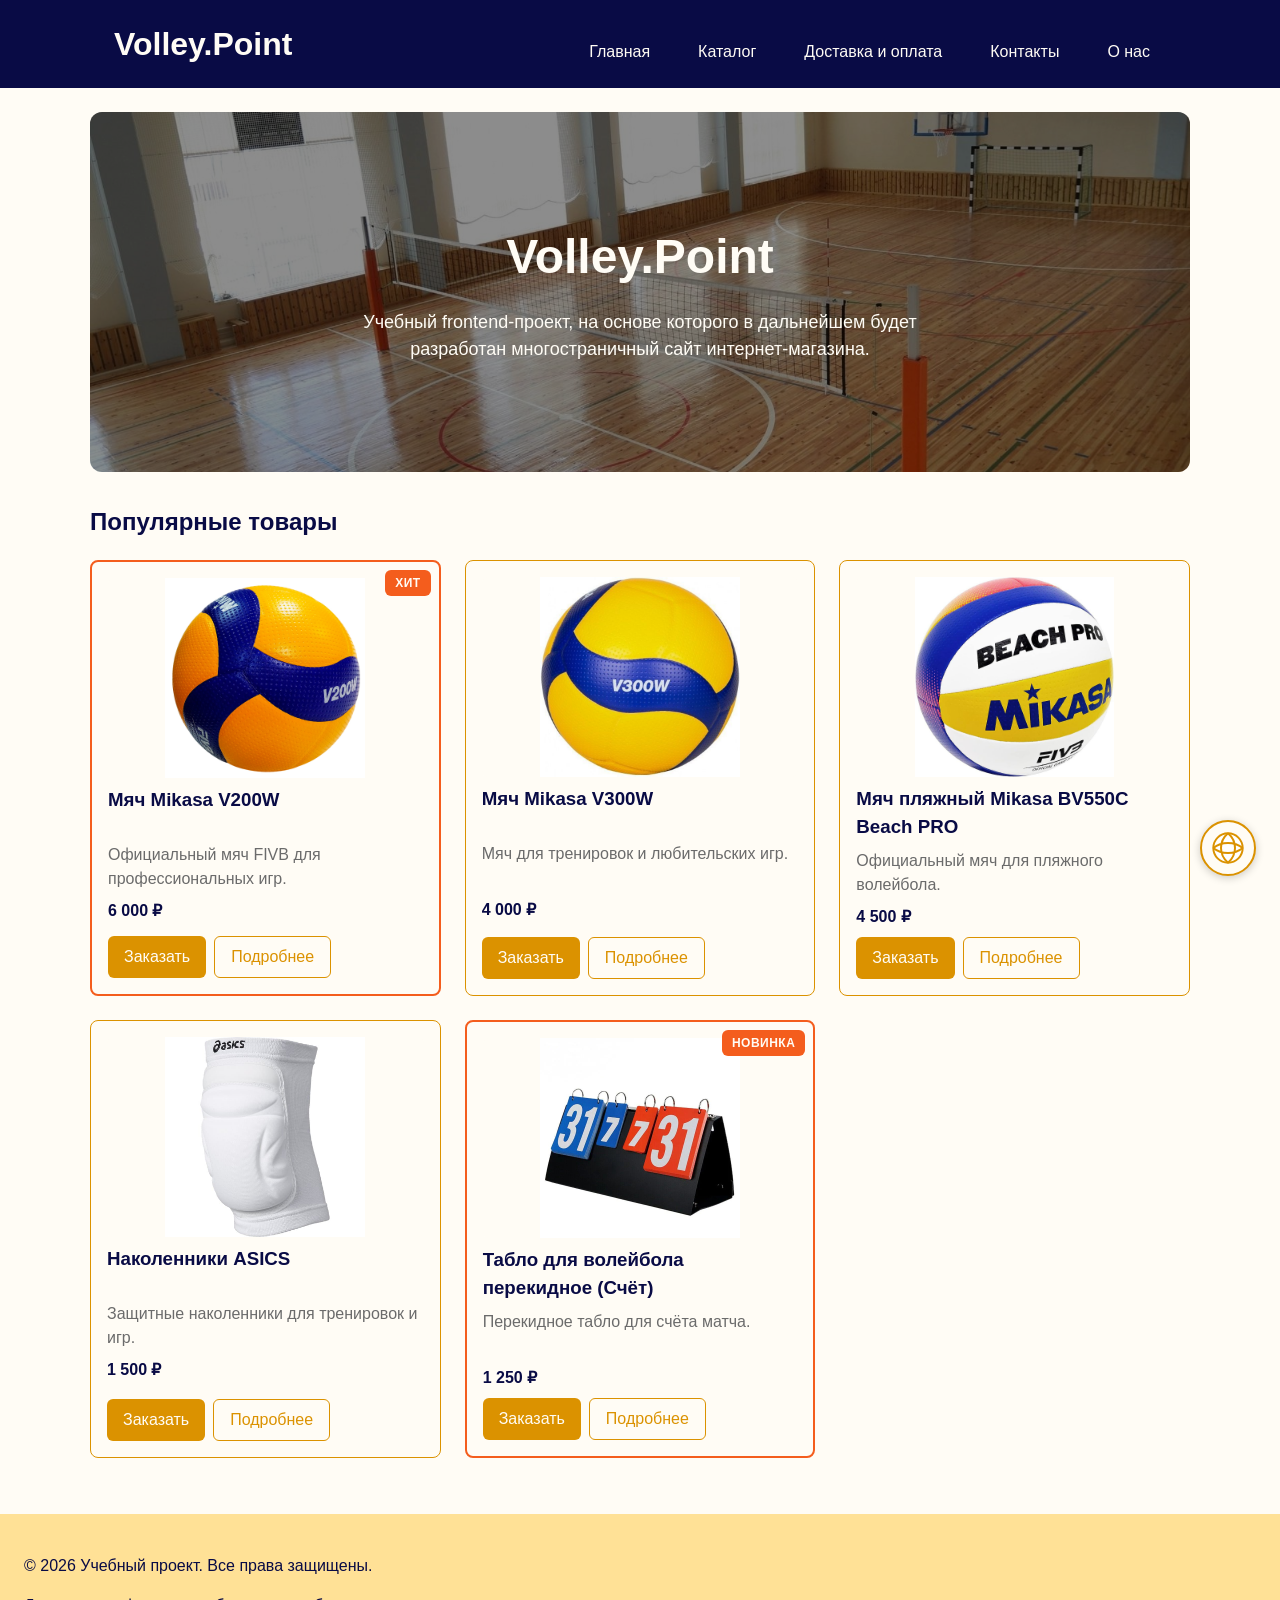
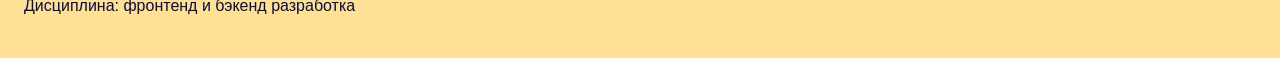
<file: index.html>
<!DOCTYPE html>
<html lang="ru">
<head>
  <meta charset="UTF-8">
  <meta name="viewport" content="width=device-width, initial-scale=1.0">
  <title>Каталог товаров</title>
  <link rel="stylesheet" href="css/style.css">
  <script src="js/main.js" defer></script>
</head>
<body>

  <header class="site-header">
    <div class="site-header__inner">
      <a class="site-header__logo" href="index.html">Volley.Point</a>
      <nav class="site-nav" aria-label="Основная навигация">
        <ul class="site-nav__list">
          <li class="site-nav__item"><a class="site-nav__link" href="index.html">Главная</a></li>
          <li class="site-nav__item"><a class="site-nav__link" href="catalog.html">Каталог</a></li>
          <li class="site-nav__item"><a class="site-nav__link" href="delivery.html">Доставка и оплата</a></li>
          <li class="site-nav__item"><a class="site-nav__link" href="contacts.html">Контакты</a></li>
          <li class="site-nav__item"><a class="site-nav__link" href="about.html">О нас</a></li>
        </ul>
      </nav>
    </div>
  </header>

  <main>

    <section class="hero">
      <div class="hero__overlay">
        <h1 class="hero__title">Volley.Point</h1>
        <p class="hero__subtitle">
          Учебный frontend-проект, на основе которого в дальнейшем
          будет разработан многостраничный сайт интернет-магазина.
        </p>
      </div>
    </section>

    <section class="section" id="popular">
      <h2>Популярные товары</h2>

      <div class="products-grid">

        <article class="product-card product-card--hit">
          <img class="product-card__image" src="images/mach-v200w.jpg" alt="Мяч Mikasa V200W" width="400" height="300">
          <span class="product-card__badge">Хит</span>
          <h3 class="product-card__title">Мяч Mikasa V200W</h3>
          <p class="product-card__description">Официальный мяч FIVB для профессиональных игр.</p>
          <p class="product-card__price">6 000 ₽</p>
          <div class="product-card__actions">
            <button class="button button--primary js-order-button" type="button" data-product="Мяч Mikasa V200W">Заказать</button>
            <a class="button button--secondary product-card__button" href="product-1.html">Подробнее</a>
          </div>
        </article>

        <article class="product-card">
          <img class="product-card__image" src="images/mach-v300w.jpg" alt="Мяч Mikasa V300W" width="400" height="300">
          <h3 class="product-card__title">Мяч Mikasa V300W</h3>
          <p class="product-card__description">Мяч для тренировок и любительских игр.</p>
          <p class="product-card__price">4 000 ₽</p>
          <div class="product-card__actions">
            <button class="button button--primary js-order-button" type="button" data-product="Мяч Mikasa V300W">Заказать</button>
            <a class="button button--secondary product-card__button" href="product-2.html">Подробнее</a>
          </div>
        </article>

        <article class="product-card">
          <img class="product-card__image" src="images/mach-beach.jpg" alt="Мяч пляжный Mikasa BV550C" width="400" height="300">
          <h3 class="product-card__title">Мяч пляжный Mikasa BV550C Beach PRO</h3>
          <p class="product-card__description">Официальный мяч для пляжного волейбола.</p>
          <p class="product-card__price">4 500 ₽</p>
          <div class="product-card__actions">
            <button class="button button--primary js-order-button" type="button" data-product="Мяч пляжный Mikasa BV550C Beach PRO">Заказать</button>
            <a class="button button--secondary product-card__button" href="product-3.html">Подробнее</a>
          </div>
        </article>

        <article class="product-card">
          <img class="product-card__image" src="images/nakolenniki-white.jpg" alt="Наколенники ASICS" width="400" height="300">
          <h3 class="product-card__title">Наколенники ASICS</h3>
          <p class="product-card__description">Защитные наколенники для тренировок и игр.</p>
          <p class="product-card__price">1 500 ₽</p>
          <div class="product-card__actions">
            <button class="button button--primary js-order-button" type="button" data-product="Наколенники ASICS">Заказать</button>
            <a class="button button--secondary product-card__button" href="product-4.html">Подробнее</a>
          </div>
        </article>

        <article class="product-card product-card--new">
          <img class="product-card__image" src="images/tablo.jpg" alt="Табло для волейбола" width="400" height="300">
          <span class="product-card__badge">Новинка</span>
          <h3 class="product-card__title">Табло для волейбола перекидное (Счёт)</h3>
          <p class="product-card__description">Перекидное табло для счёта матча.</p>
          <p class="product-card__price">1 250 ₽</p>
          <div class="product-card__actions">
            <button class="button button--primary js-order-button" type="button" data-product="Табло для волейбола перекидное (Счёт)">Заказать</button>
            <a class="button button--secondary product-card__button" href="product-5.html">Подробнее</a>
          </div>
        </article>

      </div>
    </section>

  </main>

  <footer id="contacts">
    <p>&copy; 2026 Учебный проект. Все права защищены.</p>
    <p>Дисциплина: фронтенд и бэкенд разработка</p>
  </footer>
  <dialog class="order-dialog" id="order-dialog" aria-labelledby="order-dialog-title">
    <h2 class="order-dialog__title" id="order-dialog-title">Оформление заявки</h2>

    <form class="order-form" id="order-form" action="#" method="post" novalidate>

      <input id="selected-product" name="selected-product" type="hidden">

      <div class="order-form__field">
        <label class="order-form__label" for="order-name">Имя</label>
        <input
          class="order-form__input"
          id="order-name"
          name="name"
          type="text"
          placeholder="Введите ваше имя"
          minlength="2"
          autocomplete="given-name"
          required
        >
      </div>

      <div class="order-form__field">
        <label class="order-form__label" for="order-email">E-mail</label>
        <input
          class="order-form__input"
          id="order-email"
          name="email"
          type="email"
          placeholder="example@mail.ru"
          autocomplete="email"
          required
        >
      </div>

      <div class="order-form__field">
        <label class="order-form__label" for="order-phone">Телефон</label>
        <input
          class="order-form__input"
          id="order-phone"
          name="phone"
          type="tel"
          inputmode="tel"
          placeholder="+7 (900) 000-00-00"
          pattern="^\+7 \(\d{3}\) \d{3}-\d{2}-\d{2}$"
          required
        >
        <small>Формат: +7 (900) 000-00-00</small>
      </div>

      <div class="order-form__field">
        <label class="order-form__label" for="order-date">Дата связи</label>
        <input
          class="order-form__input"
          id="order-date"
          name="date"
          type="date"
        >
      </div>

      <div class="order-form__field">
        <label class="order-form__label" for="order-topic">Тема заявки</label>
        <select class="order-form__input" id="order-topic" name="topic" required>
          <option value="">Выберите тему</option>
          <option value="product">Заказ товара</option>
          <option value="consultation">Консультация</option>
          <option value="delivery">Доставка</option>
        </select>
      </div>

      <div class="order-form__field">
        <label class="order-form__label" for="order-comment">Комментарий</label>
        <textarea
          class="order-form__input"
          id="order-comment"
          name="comment"
          rows="4"
          placeholder="Укажите дополнительную информацию"
        ></textarea>
      </div>

      <div class="order-form__field order-form__field--checkbox">
        <label>
          <input
            class="order-form__input"
            id="order-agreement"
            name="agreement"
            type="checkbox"
            required
          >
          Я согласен на обработку данных
        </label>
      </div>

      <div class="order-form__actions">
        <button class="button button--secondary" type="button" id="close-order-dialog">Закрыть</button>
        <button class="button button--primary" type="submit">Отправить заявку</button>
      </div>

    </form>
  </dialog>

<p class="success-message" id="success-message" hidden>
  Форма успешно отправлена!
</p>

<a class="chat-button" href="#chat" aria-label="Открыть чат">
    <svg width="32" height="32" viewBox="0 0 24 24" xmlns="http://www.w3.org/2000/svg" aria-hidden="true">
      <circle cx="12" cy="12" r="11" fill="#ffffff" stroke="currentColor" stroke-width="1.5"/>
      <path d="M12 1 C 5 7, 5 17, 12 23 M12 1 C 19 7, 19 17, 12 23 M1 12 C 7 7, 17 7, 23 12 M1 12 C 7 17, 17 17, 23 12" stroke="currentColor" stroke-width="1.5" fill="none"/>
    </svg>
  </a>

  <div class="chat-popup" id="chat">
    <a class="chat-popup__close" href="#" aria-label="Закрыть">×</a>
    <h3 class="chat-popup__title">Свяжитесь с нами</h3>
    <p class="chat-popup__text">
      Ответим на вопросы о товарах, доставке и оплате.
    </p>
    <ul class="chat-popup__list">
      <li>Телефон: +7 (952) 552-52-52</li>
      <li>E-mail: info@volley-point.ru</li>
    </ul>
    <a class="button button--primary" href="contacts.html">Все контакты</a>
  </div>

</body>
</html>
</file>
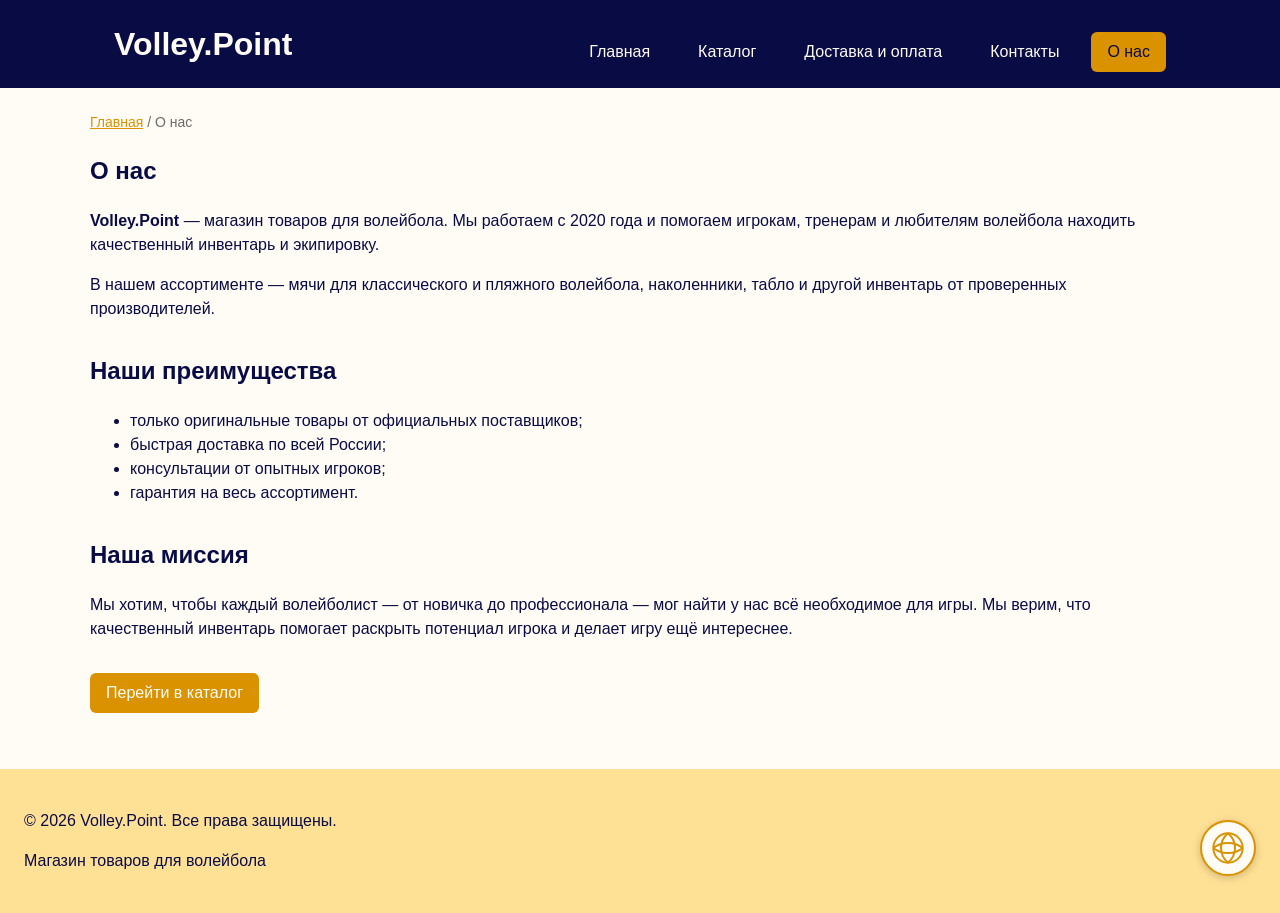
<file: about.html>
<!DOCTYPE html>
<html lang="ru">
<head>
  <meta charset="UTF-8">
  <meta name="viewport" content="width=device-width, initial-scale=1.0">
  <meta name="description" content="О магазине Volley.Point — товары для волейбола.">
  <title>О нас – Volley.Point</title>
  <link rel="stylesheet" href="css/style.css">
</head>
<body>

  <header class="site-header">
    <div class="site-header__inner">
      <a class="site-header__logo" href="index.html">Volley.Point</a>
      <nav class="site-nav" aria-label="Основная навигация">
        <ul class="site-nav__list">
          <li class="site-nav__item"><a class="site-nav__link" href="index.html">Главная</a></li>
          <li class="site-nav__item"><a class="site-nav__link" href="catalog.html">Каталог</a></li>
          <li class="site-nav__item"><a class="site-nav__link" href="delivery.html">Доставка и оплата</a></li>
          <li class="site-nav__item"><a class="site-nav__link" href="contacts.html">Контакты</a></li>
          <li class="site-nav__item"><a class="site-nav__link site-nav__link--active" href="about.html">О нас</a></li>
        </ul>
      </nav>
    </div>
  </header>

  <main>
    <nav class="breadcrumbs" aria-label="Хлебные крошки">
      <a class="breadcrumbs__link" href="index.html">Главная</a>
      <span class="breadcrumbs__current">О нас</span>
    </nav>

    <section class="section">
      <h1>О нас</h1>
      <p>
        <strong>Volley.Point</strong> — магазин товаров для волейбола.
        Мы работаем с 2020 года и помогаем игрокам, тренерам и любителям
        волейбола находить качественный инвентарь и экипировку.
      </p>
      <p>
        В нашем ассортименте — мячи для классического и пляжного волейбола,
         наколенники, табло и другой инвентарь от проверенных
        производителей.
      </p>
    </section>

    <section class="section">
      <h2>Наши преимущества</h2>
      <ul class="advantages-list">
        <li>только оригинальные товары от официальных поставщиков;</li>
        <li>быстрая доставка по всей России;</li>
        <li>консультации от опытных игроков;</li>
        <li>гарантия на весь ассортимент.</li>
      </ul>
    </section>

    <section class="section">
      <h2>Наша миссия</h2>
      <p>
        Мы хотим, чтобы каждый волейболист — от новичка до профессионала —
        мог найти у нас всё необходимое для игры. Мы верим, что качественный
        инвентарь помогает раскрыть потенциал игрока и делает игру
        ещё интереснее.
      </p>
    </section>

    <section class="section">
      <a class="button button--primary" href="catalog.html">Перейти в каталог</a>
    </section>
  </main>

  <footer id="contacts">
    <p>&copy; 2026 Volley.Point. Все права защищены.</p>
    <p>Магазин товаров для волейбола</p>
  </footer>

  <a class="chat-button" href="#chat" aria-label="Открыть чат">
    <svg width="32" height="32" viewBox="0 0 24 24" xmlns="http://www.w3.org/2000/svg" aria-hidden="true">
      <circle cx="12" cy="12" r="11" fill="#ffffff" stroke="currentColor" stroke-width="1.5"/>
      <path d="M12 1 C 5 7, 5 17, 12 23 M12 1 C 19 7, 19 17, 12 23 M1 12 C 7 7, 17 7, 23 12 M1 12 C 7 17, 17 17, 23 12" stroke="currentColor" stroke-width="1.5" fill="none"/>
    </svg>
  </a>

  <div class="chat-popup" id="chat">
    <a class="chat-popup__close" href="#" aria-label="Закрыть">×</a>
    <h3 class="chat-popup__title">Свяжитесь с нами</h3>
    <p class="chat-popup__text">
      Ответим на вопросы о товарах, доставке и оплате.
    </p>
    <ul class="chat-popup__list">
      <li>Телефон: +7 (952) 552-52-52</li>
      <li>E-mail: info@volley-point.ru</li>
    </ul>
    <a class="button button--primary" href="contacts.html">Все контакты</a>
  </div>

</body>
</html>
</file>
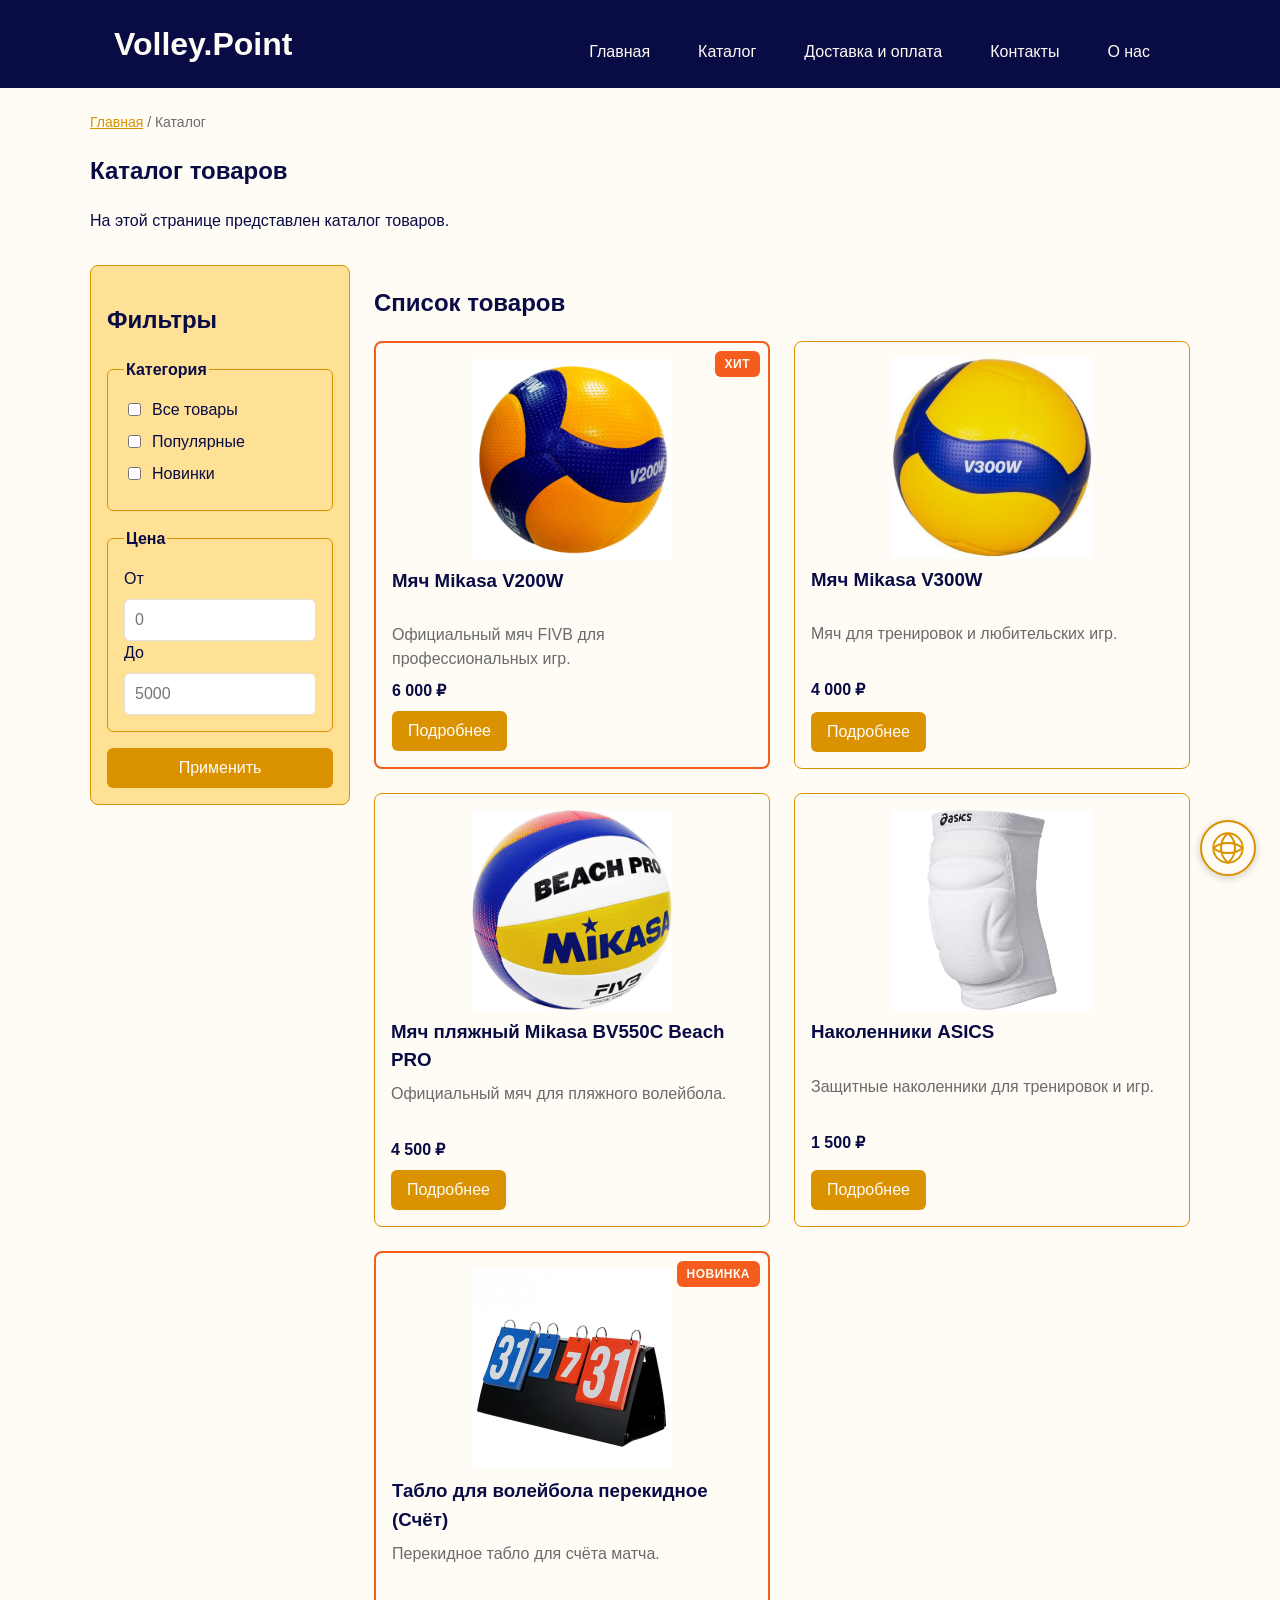
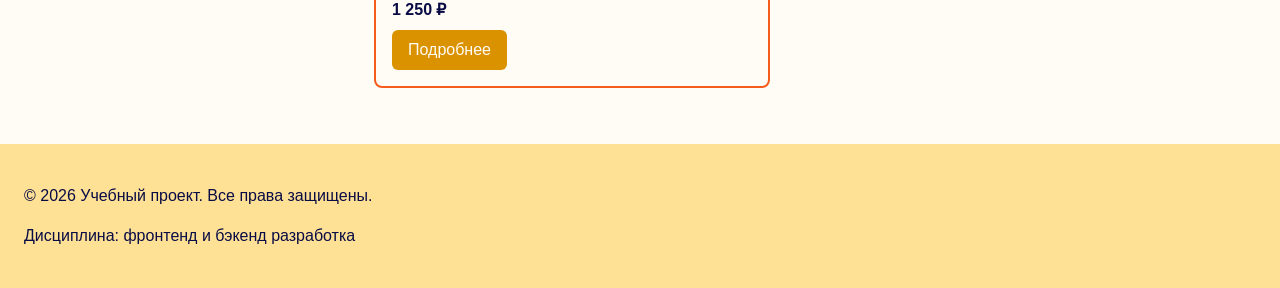
<file: catalog.html>
<!DOCTYPE html>
<html lang="ru">
<head>
  <meta charset="UTF-8">
  <meta name="viewport" content="width=device-width, initial-scale=1.0">
  <meta name="description" content="Каталог товаров учебного интернет-магазина.">
  <title>Каталог товаров – Volley.Point</title>
  <link rel="stylesheet" href="css/style.css">
</head>
<body>

  <header class="site-header">
    <div class="site-header__inner">
      <a class="site-header__logo" href="index.html">Volley.Point</a>
      <nav class="site-nav" aria-label="Основная навигация">
        <ul class="site-nav__list">
          <li class="site-nav__item"><a class="site-nav__link" href="index.html">Главная</a></li>
          <li class="site-nav__item"><a class="site-nav__link" href="catalog.html">Каталог</a></li>
          <li class="site-nav__item"><a class="site-nav__link" href="delivery.html">Доставка и оплата</a></li>
          <li class="site-nav__item"><a class="site-nav__link" href="contacts.html">Контакты</a></li>
          <li class="site-nav__item"><a class="site-nav__link" href="about.html">О нас</a></li>
        </ul>
      </nav>
    </div>
  </header>

  <main>
    <nav class="breadcrumbs" aria-label="Хлебные крошки">
      <a class="breadcrumbs__link" href="index.html">Главная</a>
      <span class="breadcrumbs__current">Каталог</span>
    </nav>

    <section class="section">
        <h1>Каталог товаров</h1>
        <p>
            На этой странице представлен каталог товаров.
        </p>
    </section>

    <section class="catalog-layout">
      <aside class="catalog-filters">
        <h2>Фильтры</h2>

        <form class="filters-form" action="#" method="get">
          <fieldset>
            <legend>Категория</legend>

            <label>
              <input type="checkbox" name="category" value="all">
              Все товары
            </label>

            <label>
              <input type="checkbox" name="category" value="popular">
              Популярные
            </label>

            <label>
              <input type="checkbox" name="category" value="new">
              Новинки
            </label>
          </fieldset>

          <fieldset>
            <legend>Цена</legend>

            <label for="price-from">От</label>
            <input id="price-from" name="price-from" type="number" min="0" placeholder="0">

            <label for="price-to">До</label>
            <input id="price-to" name="price-to" type="number" min="0" placeholder="5000">
          </fieldset>

          <button class="button button--primary" type="submit">Применить</button>
        </form>
      </aside>

      <section class="catalog-products">
        <h2>Список товаров</h2>

        <div class="products-grid">

          <article class="product-card product-card--hit">
            <img class="product-card__image" src="images/mach-v200w.jpg" alt="Мяч Mikasa V200W" width="400" height="300">
            <span class="product-card__badge">Хит</span>
            <h3 class="product-card__title">Мяч Mikasa V200W</h3>
            <p class="product-card__description">Официальный мяч FIVB для профессиональных игр.</p>
            <p class="product-card__price">6 000 ₽</p>
            <a class="button button--primary product-card__button" href="product-1.html">Подробнее</a>
          </article>

          <article class="product-card">
            <img class="product-card__image" src="images/mach-v300w.jpg" alt="Мяч Mikasa V300W" width="400" height="300">
            <h3 class="product-card__title">Мяч Mikasa V300W</h3>
            <p class="product-card__description">Мяч для тренировок и любительских игр.</p>
            <p class="product-card__price">4 000 ₽</p>
            <a class="button button--primary product-card__button" href="product-2.html">Подробнее</a>
          </article>

          <article class="product-card">
            <img class="product-card__image" src="images/mach-beach.jpg" alt="Мяч пляжный Mikasa BV550C" width="400" height="300">
            <h3 class="product-card__title">Мяч пляжный Mikasa BV550C Beach PRO</h3>
            <p class="product-card__description">Официальный мяч для пляжного волейбола.</p>
            <p class="product-card__price">4 500 ₽</p>
            <a class="button button--primary product-card__button" href="product-3.html">Подробнее</a>
          </article>

          <article class="product-card">
            <img class="product-card__image" src="images/nakolenniki-white.jpg" alt="Наколенники ASICS" width="400" height="300">
            <h3 class="product-card__title">Наколенники ASICS</h3>
            <p class="product-card__description">Защитные наколенники для тренировок и игр.</p>
            <p class="product-card__price">1 500 ₽</p>
            <a class="button button--primary product-card__button" href="product-4.html">Подробнее</a>
          </article>

          <article class="product-card product-card--new">
            <img class="product-card__image" src="images/tablo.jpg" alt="Табло для волейбола" width="400" height="300">
            <span class="product-card__badge">Новинка</span>
            <h3 class="product-card__title">Табло для волейбола перекидное (Счёт)</h3>
            <p class="product-card__description">Перекидное табло для счёта матча.</p>
            <p class="product-card__price">1 250 ₽</p>
            <a class="button button--primary product-card__button" href="product-5.html">Подробнее</a>
          </article>

        </div>
      </section>
    </section>
  </main>
  
  <footer>
    <p>&copy; 2026 Учебный проект. Все права защищены.</p>
    <p>Дисциплина: фронтенд и бэкенд разработка</p>
  </footer>

  <a class="chat-button" href="#chat" aria-label="Открыть чат">
    <svg width="32" height="32" viewBox="0 0 24 24" xmlns="http://www.w3.org/2000/svg" aria-hidden="true">
      <circle cx="12" cy="12" r="11" fill="#ffffff" stroke="currentColor" stroke-width="1.5"/>
      <path d="M12 1 C 5 7, 5 17, 12 23 M12 1 C 19 7, 19 17, 12 23 M1 12 C 7 7, 17 7, 23 12 M1 12 C 7 17, 17 17, 23 12" stroke="currentColor" stroke-width="1.5" fill="none"/>
    </svg>
  </a>

  <div class="chat-popup" id="chat">
    <a class="chat-popup__close" href="#" aria-label="Закрыть">×</a>
    <h3 class="chat-popup__title">Свяжитесь с нами</h3>
    <p class="chat-popup__text">
      Ответим на вопросы о товарах, доставке и оплате.
    </p>
    <ul class="chat-popup__list">
      <li>Телефон: +7 (952) 552-52-52</li>
      <li>E-mail: info@volley-point.ru</li>
    </ul>
    <a class="button button--primary" href="contacts.html">Все контакты</a>
  </div>

</body>
</html>
</file>
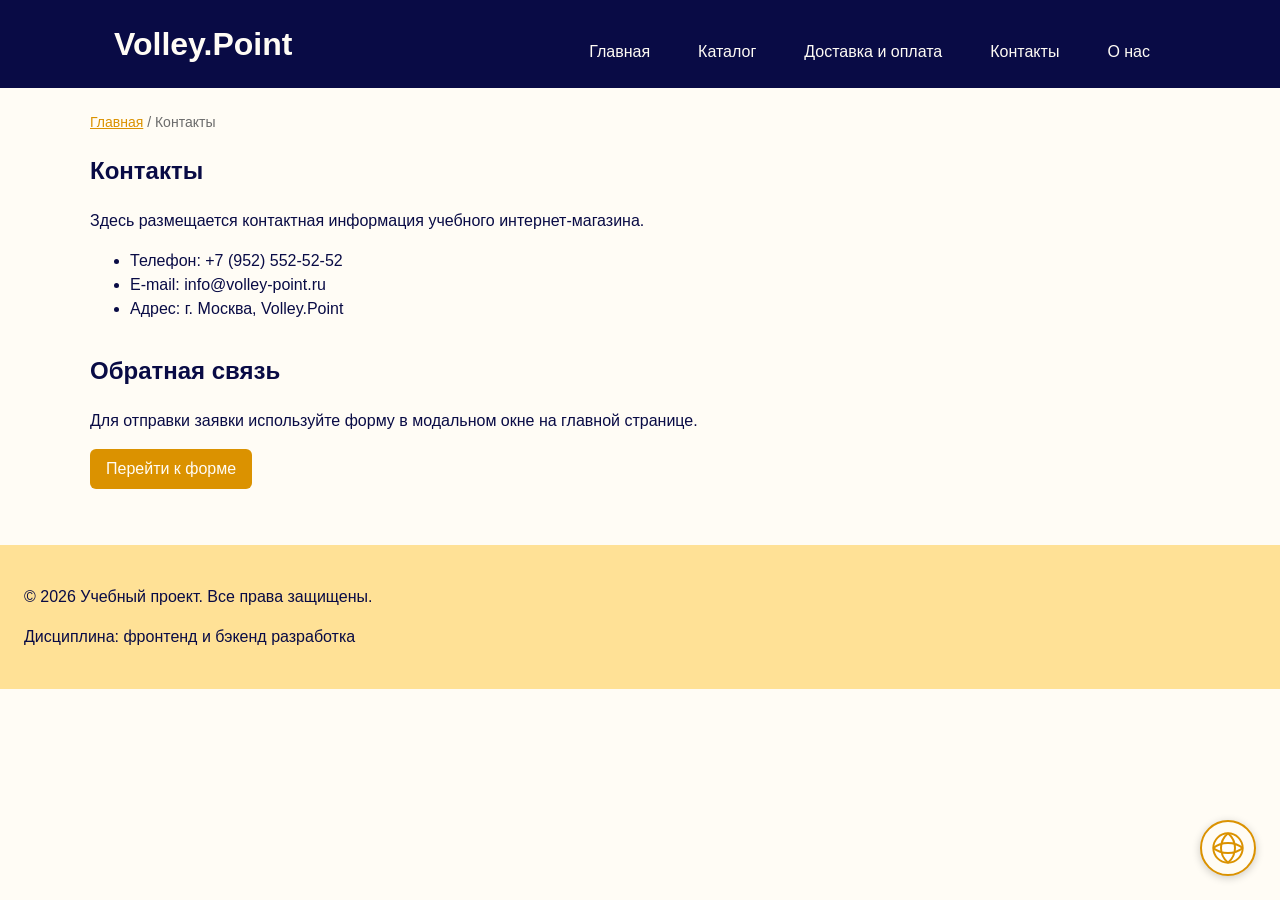
<file: contacts.html>
<!DOCTYPE html>
<html lang="ru">
<head>
  <meta charset="UTF-8">
  <meta name="viewport" content="width=device-width, initial-scale=1.0">
  <meta name="description" content="Контактная информация учебного интернет-магазина.">
  <title>Контакты –  Volley.Point</title>
  <link rel="stylesheet" href="css/style.css">
</head>
<body>

  <header class="site-header">
    <div class="site-header__inner">
      <a class="site-header__logo" href="index.html">Volley.Point</a>
      <nav class="site-nav" aria-label="Основная навигация">
        <ul class="site-nav__list">
          <li class="site-nav__item"><a class="site-nav__link" href="index.html">Главная</a></li>
          <li class="site-nav__item"><a class="site-nav__link" href="catalog.html">Каталог</a></li>
          <li class="site-nav__item"><a class="site-nav__link" href="delivery.html">Доставка и оплата</a></li>
          <li class="site-nav__item"><a class="site-nav__link" href="contacts.html">Контакты</a></li>
          <li class="site-nav__item"><a class="site-nav__link" href="about.html">О нас</a></li>
        </ul>
      </nav>
    </div>
  </header>

  <main>
    <nav class="breadcrumbs" aria-label="Хлебные крошки">
      <a class="breadcrumbs__link" href="index.html">Главная</a>
      <span class="breadcrumbs__current">Контакты</span>
    </nav>

    <section class="section">
      <h1>Контакты</h1>
      <p>
        Здесь размещается контактная информация учебного интернет-магазина.
      </p>
      <ul>
        <li>Телефон: +7 (952) 552-52-52</li>
        <li>E-mail: info@volley-point.ru</li>
        <li>Адрес: г. Москва, Volley.Point</li>
      </ul>
    </section>

    <section class="section" id="feedback">
      <h2>Обратная связь</h2>
      <p>
        Для отправки заявки используйте форму в модальном окне
        на главной странице.
      </p>
      <a class="button button--primary" href="order.html">Перейти к форме</a>
    </section>
  </main>

  <footer>
    <p>&copy; 2026 Учебный проект. Все права защищены.</p>
    <p>Дисциплина: фронтенд и бэкенд разработка</p>
  </footer>

  <a class="chat-button" href="#chat" aria-label="Открыть чат">
    <svg width="32" height="32" viewBox="0 0 24 24" xmlns="http://www.w3.org/2000/svg" aria-hidden="true">
      <circle cx="12" cy="12" r="11" fill="#ffffff" stroke="currentColor" stroke-width="1.5"/>
      <path d="M12 1 C 5 7, 5 17, 12 23 M12 1 C 19 7, 19 17, 12 23 M1 12 C 7 7, 17 7, 23 12 M1 12 C 7 17, 17 17, 23 12" stroke="currentColor" stroke-width="1.5" fill="none"/>
    </svg>
  </a>

  <div class="chat-popup" id="chat">
    <a class="chat-popup__close" href="#" aria-label="Закрыть">×</a>
    <h3 class="chat-popup__title">Свяжитесь с нами</h3>
    <p class="chat-popup__text">
      Ответим на вопросы о товарах, доставке и оплате.
    </p>
    <ul class="chat-popup__list">
      <li>Телефон: +7 (952) 552-52-52</li>
      <li>E-mail: info@volley-point.ru</li>
    </ul>
    <a class="button button--primary" href="contacts.html">Все контакты</a>
  </div>

</body>
</html>
</file>
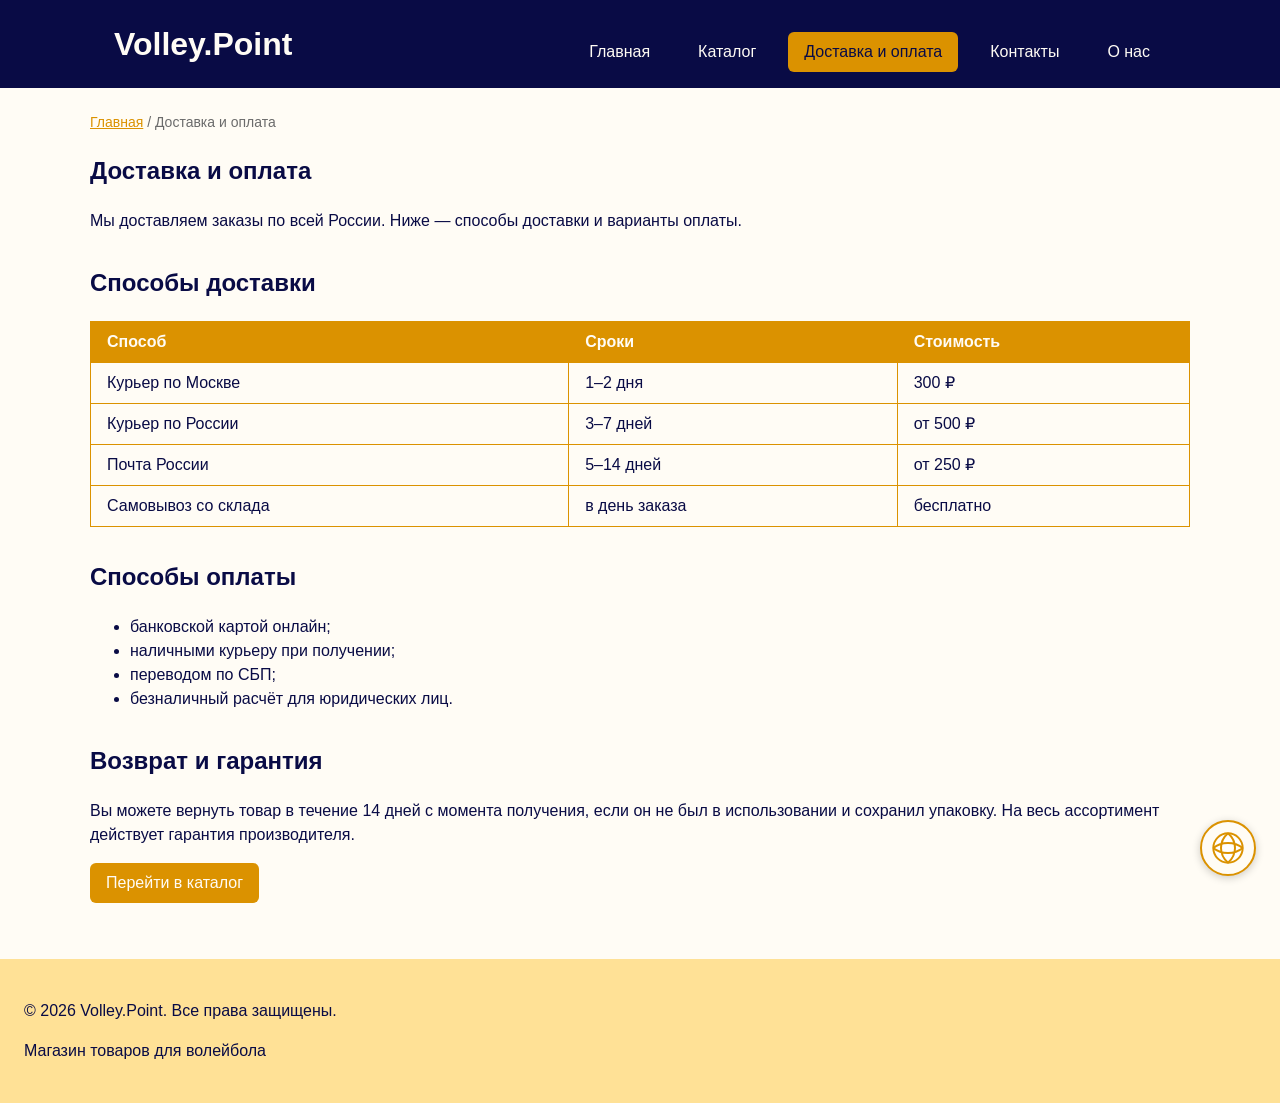
<file: delivery.html>
<!DOCTYPE html>
<html lang="ru">
<head>
  <meta charset="UTF-8">
  <meta name="viewport" content="width=device-width, initial-scale=1.0">
  <meta name="description" content="Доставка и оплата в магазине Volley.Point.">
  <title>Доставка и оплата – Volley.Point</title>
  <link rel="stylesheet" href="css/style.css">
</head>
<body>

  <header class="site-header">
    <div class="site-header__inner">
      <a class="site-header__logo" href="index.html">Volley.Point</a>
      <nav class="site-nav" aria-label="Основная навигация">
        <ul class="site-nav__list">
          <li class="site-nav__item"><a class="site-nav__link" href="index.html">Главная</a></li>
          <li class="site-nav__item"><a class="site-nav__link" href="catalog.html">Каталог</a></li>
          <li class="site-nav__item"><a class="site-nav__link site-nav__link--active" href="delivery.html">Доставка и оплата</a></li>
          <li class="site-nav__item"><a class="site-nav__link" href="contacts.html">Контакты</a></li>
          <li class="site-nav__item"><a class="site-nav__link" href="about.html">О нас</a></li>
        </ul>
      </nav>
    </div>
  </header>

  <main>
    <nav class="breadcrumbs" aria-label="Хлебные крошки">
      <a class="breadcrumbs__link" href="index.html">Главная</a>
      <span class="breadcrumbs__current">Доставка и оплата</span>
    </nav>

    <section class="section">
      <h1>Доставка и оплата</h1>
      <p>
        Мы доставляем заказы по всей России. Ниже — способы доставки
        и варианты оплаты.
      </p>
    </section>

    <section class="section">
      <h2>Способы доставки</h2>

      <table class="product-table">
        <thead>
          <tr>
            <th>Способ</th>
            <th>Сроки</th>
            <th>Стоимость</th>
          </tr>
        </thead>
        <tbody>
          <tr>
            <td>Курьер по Москве</td>
            <td>1–2 дня</td>
            <td>300 ₽</td>
          </tr>
          <tr>
            <td>Курьер по России</td>
            <td>3–7 дней</td>
            <td>от 500 ₽</td>
          </tr>
          <tr>
            <td>Почта России</td>
            <td>5–14 дней</td>
            <td>от 250 ₽</td>
          </tr>
          <tr>
            <td>Самовывоз со склада</td>
            <td>в день заказа</td>
            <td>бесплатно</td>
          </tr>
        </tbody>
      </table>
    </section>

    <section class="section">
      <h2>Способы оплаты</h2>
      <ul>
        <li>банковской картой онлайн;</li>
        <li>наличными курьеру при получении;</li>
        <li>переводом по СБП;</li>
        <li>безналичный расчёт для юридических лиц.</li>
      </ul>
    </section>

    <section class="section">
      <h2>Возврат и гарантия</h2>
      <p>
        Вы можете вернуть товар в течение 14 дней с момента получения,
        если он не был в использовании и сохранил упаковку.
        На весь ассортимент действует гарантия производителя.
      </p>
      <a class="button button--primary" href="catalog.html">Перейти в каталог</a>
    </section>
  </main>

  <footer id="contacts">
    <p>&copy; 2026 Volley.Point. Все права защищены.</p>
    <p>Магазин товаров для волейбола</p>
  </footer>

  <a class="chat-button" href="#chat" aria-label="Открыть чат">
    <svg width="32" height="32" viewBox="0 0 24 24" xmlns="http://www.w3.org/2000/svg" aria-hidden="true">
      <circle cx="12" cy="12" r="11" fill="#ffffff" stroke="currentColor" stroke-width="1.5"/>
      <path d="M12 1 C 5 7, 5 17, 12 23 M12 1 C 19 7, 19 17, 12 23 M1 12 C 7 7, 17 7, 23 12 M1 12 C 7 17, 17 17, 23 12" stroke="currentColor" stroke-width="1.5" fill="none"/>
    </svg>
  </a>

  <div class="chat-popup" id="chat">
    <a class="chat-popup__close" href="#" aria-label="Закрыть">×</a>
    <h3 class="chat-popup__title">Свяжитесь с нами</h3>
    <p class="chat-popup__text">
      Ответим на вопросы о товарах, доставке и оплате.
    </p>
    <ul class="chat-popup__list">
      <li>Телефон: +7 (952) 552-52-52</li>
      <li>E-mail: info@volley-point.ru</li>
    </ul>
    <a class="button button--primary" href="contacts.html">Все контакты</a>
  </div>

</body>
</html>
</file>
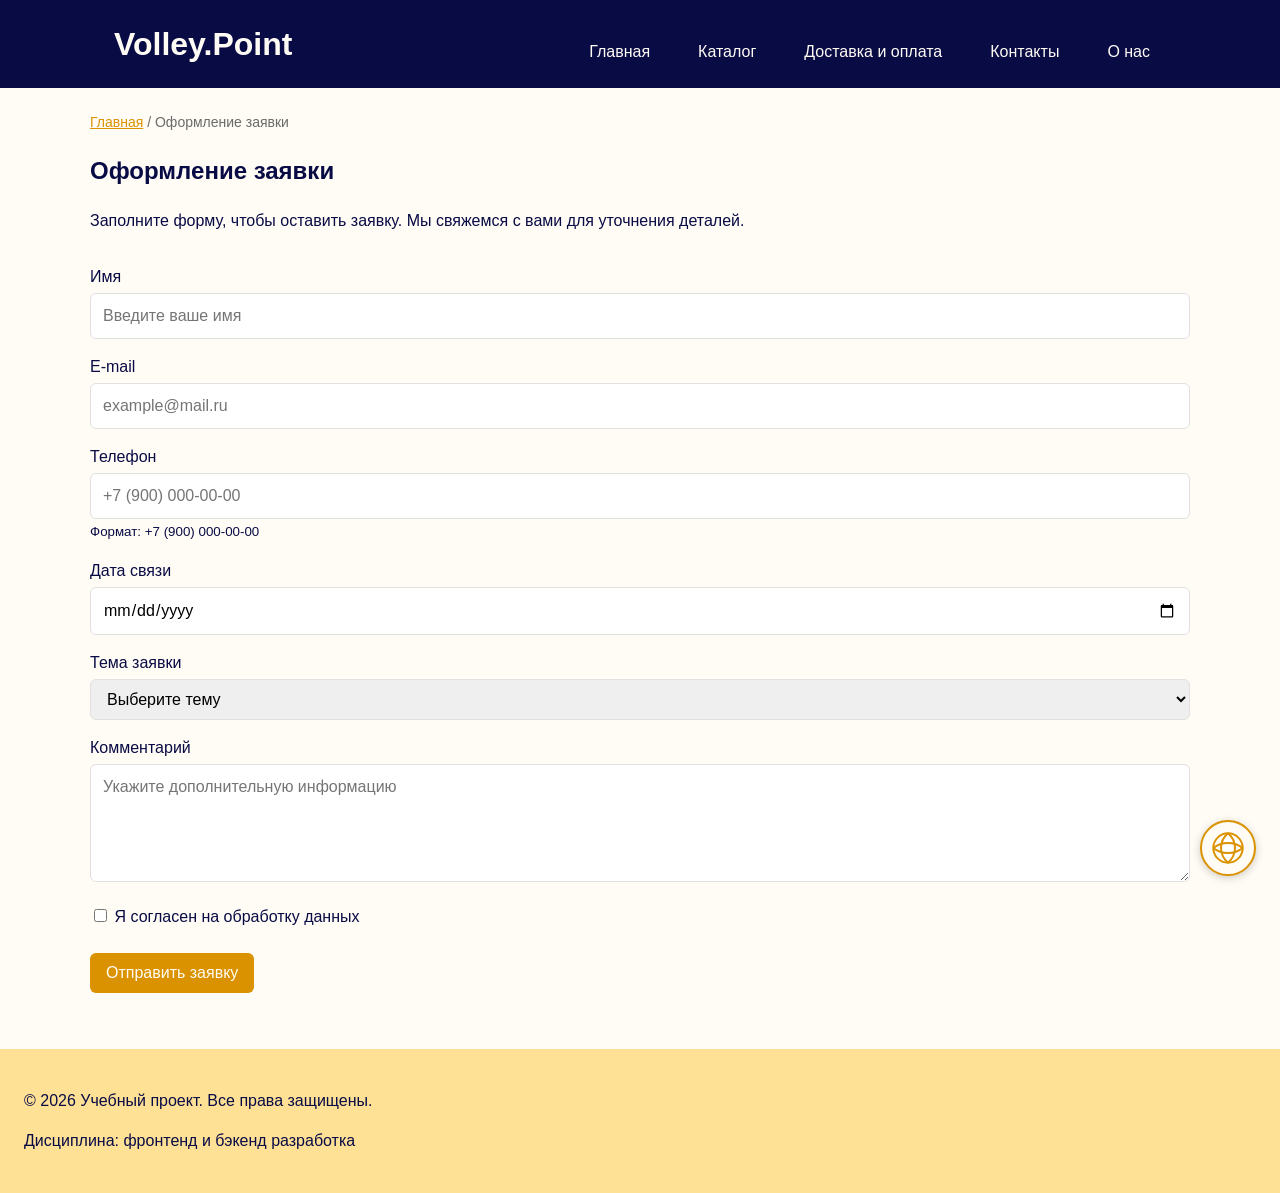
<file: order.html>
<!DOCTYPE html>
<html lang="ru">
<head>
  <meta charset="UTF-8">
  <meta name="viewport" content="width=device-width, initial-scale=1.0">
  <meta name="description" content="Оформление заявки в учебном интернет-магазине.">
  <title>Оформление заявки – Volley.Point</title>
  <link rel="stylesheet" href="css/style.css">
  <script src="js/main.js" defer></script>
</head>
<body>

  <header class="site-header">
    <div class="site-header__inner">
      <a class="site-header__logo" href="index.html">Volley.Point</a>
      <nav class="site-nav" aria-label="Основная навигация">
        <ul class="site-nav__list">
          <li class="site-nav__item"><a class="site-nav__link" href="index.html">Главная</a></li>
          <li class="site-nav__item"><a class="site-nav__link" href="catalog.html">Каталог</a></li>
          <li class="site-nav__item"><a class="site-nav__link" href="delivery.html">Доставка и оплата</a></li>
          <li class="site-nav__item"><a class="site-nav__link" href="contacts.html">Контакты</a></li>
          <li class="site-nav__item"><a class="site-nav__link" href="about.html">О нас</a></li>
        </ul>
      </nav>
    </div>
  </header>

  <main>
    <nav class="breadcrumbs" aria-label="Хлебные крошки">
      <a class="breadcrumbs__link" href="index.html">Главная</a>
      <span class="breadcrumbs__current">Оформление заявки</span>
    </nav>

    <section class="section">
      <h1>Оформление заявки</h1>
      <p>
        Заполните форму, чтобы оставить заявку. Мы свяжемся с вами
        для уточнения деталей.
      </p>
    </section>

    <section class="section">
      <form class="order-form" id="order-form" action="#" method="post" novalidate>

        <div class="order-form__field">
          <label class="order-form__label" for="order-name-page">Имя</label>
          <input class="order-form__input" id="order-name-page" name="name" type="text" placeholder="Введите ваше имя" minlength="2" autocomplete="given-name" required>
        </div>

        <div class="order-form__field">
          <label class="order-form__label" for="order-email-page">E-mail</label>
          <input class="order-form__input" id="order-email-page" name="email" type="email" placeholder="example@mail.ru" autocomplete="email" required>
        </div>

        <div class="order-form__field">
          <label class="order-form__label" for="order-phone-page">Телефон</label>
          <input class="order-form__input" id="order-phone-page" name="phone" type="tel" inputmode="tel" placeholder="+7 (900) 000-00-00" pattern="^\+7 \(\d{3}\) \d{3}-\d{2}-\d{2}$" required>
          <small>Формат: +7 (900) 000-00-00</small>
        </div>

        <div class="order-form__field">
          <label class="order-form__label" for="order-date-page">Дата связи</label>
          <input class="order-form__input" id="order-date-page" name="date" type="date">
        </div>

        <div class="order-form__field">
          <label class="order-form__label" for="order-topic-page">Тема заявки</label>
          <select class="order-form__input" id="order-topic-page" name="topic" required>
            <option value="">Выберите тему</option>
            <option value="product">Заказ товара</option>
            <option value="consultation">Консультация</option>
            <option value="delivery">Доставка</option>
          </select>
        </div>

        <div class="order-form__field">
          <label class="order-form__label" for="order-comment-page">Комментарий</label>
          <textarea class="order-form__input" id="order-comment-page" name="comment" rows="4" placeholder="Укажите дополнительную информацию"></textarea>
        </div>

        <div class="order-form__field order-form__field--checkbox">
          <label>
            <input class="order-form__input" id="order-agreement-page" name="agreement" type="checkbox" required>
            Я согласен на обработку данных
          </label>
        </div>

        <div class="order-form__actions">
          <button class="button button--primary" type="submit">Отправить заявку</button>
        </div>

      </form>
    </section>
  </main>

  <footer id="contacts">
    <p>&copy; 2026 Учебный проект. Все права защищены.</p>
    <p>Дисциплина: фронтенд и бэкенд разработка</p>
  </footer>

  <p class="success-message" id="success-message" hidden>
    Форма успешно отправлена!
  </p>
  
  <a class="chat-button" href="#chat" aria-label="Открыть чат">
    <svg width="32" height="32" viewBox="0 0 24 24" xmlns="http://www.w3.org/2000/svg" aria-hidden="true">
      <circle cx="12" cy="12" r="11" fill="#ffffff" stroke="currentColor" stroke-width="1.5"/>
      <path d="M12 1 C 5 7, 5 17, 12 23 M12 1 C 19 7, 19 17, 12 23 M1 12 C 7 7, 17 7, 23 12 M1 12 C 7 17, 17 17, 23 12" stroke="currentColor" stroke-width="1.5" fill="none"/>
    </svg>
  </a>

  <div class="chat-popup" id="chat">
    <a class="chat-popup__close" href="#" aria-label="Закрыть">×</a>
    <h3 class="chat-popup__title">Свяжитесь с нами</h3>
    <p class="chat-popup__text">
      Ответим на вопросы о товарах, доставке и оплате.
    </p>
    <ul class="chat-popup__list">
      <li>Телефон: +7 (952) 552-52-52</li>
      <li>E-mail: info@volley-point.ru</li>
    </ul>
    <a class="button button--primary" href="contacts.html">Все контакты</a>
  </div>

</body>
</html>
</file>
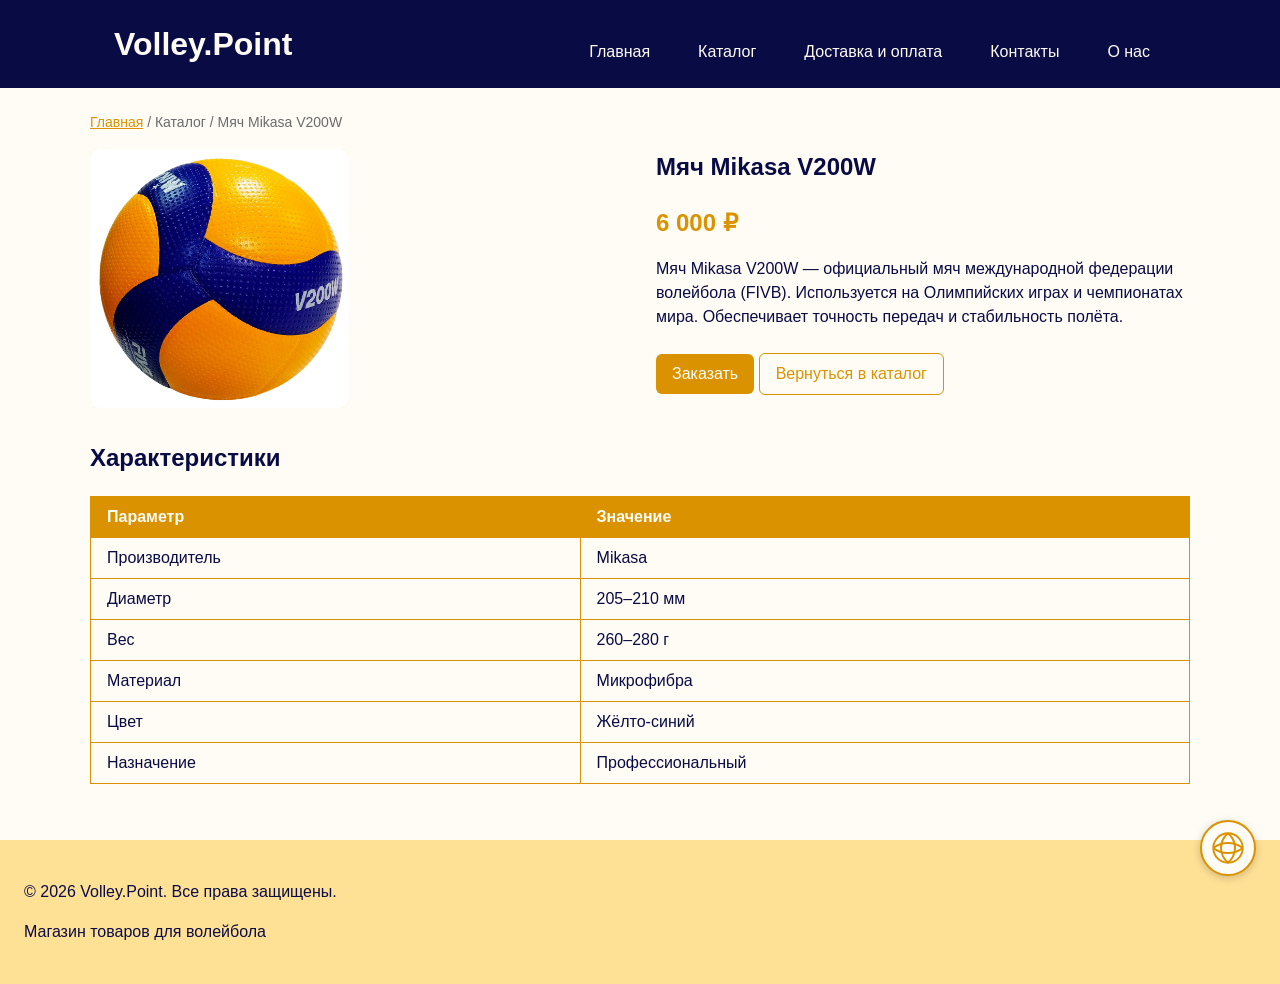
<file: product-1.html>
<!DOCTYPE html>
<html lang="ru">
<head>
  <meta charset="UTF-8">
  <meta name="viewport" content="width=device-width, initial-scale=1.0">
  <meta name="description" content="Мяч Mikasa V200W — официальный мяч FIVB для профессиональных игр.">
  <title>Мяч Mikasa V200W – Volley.Point</title>
  <link rel="stylesheet" href="css/style.css">
  <script src="js/main.js" defer></script>
</head>
<body>

  <header class="site-header">
    <div class="site-header__inner">
      <a class="site-header__logo" href="index.html">Volley.Point</a>
      <nav class="site-nav" aria-label="Основная навигация">
        <ul class="site-nav__list">
          <li class="site-nav__item"><a class="site-nav__link" href="index.html">Главная</a></li>
          <li class="site-nav__item"><a class="site-nav__link" href="catalog.html">Каталог</a></li>
          <li class="site-nav__item"><a class="site-nav__link" href="delivery.html">Доставка и оплата</a></li>
          <li class="site-nav__item"><a class="site-nav__link" href="contacts.html">Контакты</a></li>
          <li class="site-nav__item"><a class="site-nav__link" href="about.html">О нас</a></li>
        </ul>
      </nav>
    </div>
  </header>

  <main>
    <nav class="breadcrumbs" aria-label="Хлебные крошки">
      <a class="breadcrumbs__link" href="index.html">Главная</a>
      <span class="breadcrumbs__current">Каталог</span>
      <span class="breadcrumbs__current">Мяч Mikasa V200W</span>
    </nav>

    <section class="section">
      <div class="product-detail">
        <div class="product-detail__media">
          <img class="product-detail__image" src="images/mach-v200w.jpg" alt="Мяч Mikasa V200W" width="400" height="300">
        </div>

        <div class="product-detail__info">
          <h1 class="product-detail__title">Мяч Mikasa V200W</h1>
          <p class="product-detail__price">6 000 ₽</p>
          <p class="product-detail__description">
            Мяч Mikasa V200W — официальный мяч международной федерации волейбола (FIVB).
            Используется на Олимпийских играх и чемпионатах мира. Обеспечивает точность
            передач и стабильность полёта.
          </p>

          <button class="button button--primary js-order-button" type="button" data-product="Мяч Mikasa V200W">
            Заказать
          </button>

          <a class="button button--secondary" href="catalog.html">Вернуться в каталог</a>
        </div>
      </div>
    </section>

    <section class="section">
      <h2>Характеристики</h2>

      <table class="product-table">
        <thead>
          <tr>
            <th>Параметр</th>
            <th>Значение</th>
          </tr>
        </thead>
        <tbody>
          <tr><td>Производитель</td><td>Mikasa</td></tr>
          <tr><td>Диаметр</td><td>205–210 мм</td></tr>
          <tr><td>Вес</td><td>260–280 г</td></tr>
          <tr><td>Материал</td><td>Микрофибра</td></tr>
          <tr><td>Цвет</td><td>Жёлто-синий</td></tr>
          <tr><td>Назначение</td><td>Профессиональный</td></tr>
        </tbody>
      </table>
    </section>
  </main>

  <footer id="contacts">
    <p>&copy; 2026 Volley.Point. Все права защищены.</p>
    <p>Магазин товаров для волейбола</p>
  </footer>

  <dialog class="order-dialog" id="order-dialog" aria-labelledby="order-dialog-title">
    <h2 class="order-dialog__title" id="order-dialog-title">Оформление заявки</h2>

    <form class="order-form" id="order-form" action="#" method="post" novalidate>

      <input id="selected-product" name="selected-product" type="hidden">

      <div class="order-form__field">
        <label class="order-form__label" for="order-name">Имя</label>
        <input class="order-form__input" id="order-name" name="name" type="text" placeholder="Введите ваше имя" minlength="2" autocomplete="given-name" required>
      </div>

      <div class="order-form__field">
        <label class="order-form__label" for="order-email">E-mail</label>
        <input class="order-form__input" id="order-email" name="email" type="email" placeholder="example@mail.ru" autocomplete="email" required>
      </div>

      <div class="order-form__field">
        <label class="order-form__label" for="order-phone">Телефон</label>
        <input class="order-form__input" id="order-phone" name="phone" type="tel" inputmode="tel" placeholder="+7 (900) 000-00-00" pattern="^\+7 \(\d{3}\) \d{3}-\d{2}-\d{2}$" required>
        <small>Формат: +7 (900) 000-00-00</small>
      </div>

      <div class="order-form__field">
        <label class="order-form__label" for="order-date">Дата связи</label>
        <input class="order-form__input" id="order-date" name="date" type="date">
      </div>

      <div class="order-form__field">
        <label class="order-form__label" for="order-topic">Тема заявки</label>
        <select class="order-form__input" id="order-topic" name="topic" required>
          <option value="">Выберите тему</option>
          <option value="product">Заказ товара</option>
          <option value="consultation">Консультация</option>
          <option value="delivery">Доставка</option>
        </select>
      </div>

      <div class="order-form__field">
        <label class="order-form__label" for="order-comment">Комментарий</label>
        <textarea class="order-form__input" id="order-comment" name="comment" rows="4" placeholder="Укажите дополнительную информацию"></textarea>
      </div>

      <div class="order-form__field order-form__field--checkbox">
        <label>
          <input class="order-form__input" id="order-agreement" name="agreement" type="checkbox" required>
          Я согласен на обработку данных
        </label>
      </div>

      <div class="order-form__actions">
        <button class="button button--secondary" type="button" id="close-order-dialog">Закрыть</button>
        <button class="button button--primary" type="submit">Отправить заявку</button>
      </div>

    </form>
  </dialog>

  <p class="success-message" id="success-message" hidden>
    Форма успешно отправлена!
  </p>

  <a class="chat-button" href="#chat" aria-label="Открыть чат">
    <svg width="32" height="32" viewBox="0 0 24 24" xmlns="http://www.w3.org/2000/svg" aria-hidden="true">
      <circle cx="12" cy="12" r="11" fill="#ffffff" stroke="currentColor" stroke-width="1.5"/>
      <path d="M12 1 C 5 7, 5 17, 12 23 M12 1 C 19 7, 19 17, 12 23 M1 12 C 7 7, 17 7, 23 12 M1 12 C 7 17, 17 17, 23 12" stroke="currentColor" stroke-width="1.5" fill="none"/>
    </svg>
  </a>

  <div class="chat-popup" id="chat">
    <a class="chat-popup__close" href="#" aria-label="Закрыть">×</a>
    <h3 class="chat-popup__title">Свяжитесь с нами</h3>
    <p class="chat-popup__text">
      Ответим на вопросы о товарах, доставке и оплате.
    </p>
    <ul class="chat-popup__list">
      <li>Телефон: +7 (952) 552-52-52</li>
      <li>E-mail: info@volley-point.ru</li>
    </ul>
    <a class="button button--primary" href="contacts.html">Все контакты</a>
  </div>

</body>
</html>
</file>
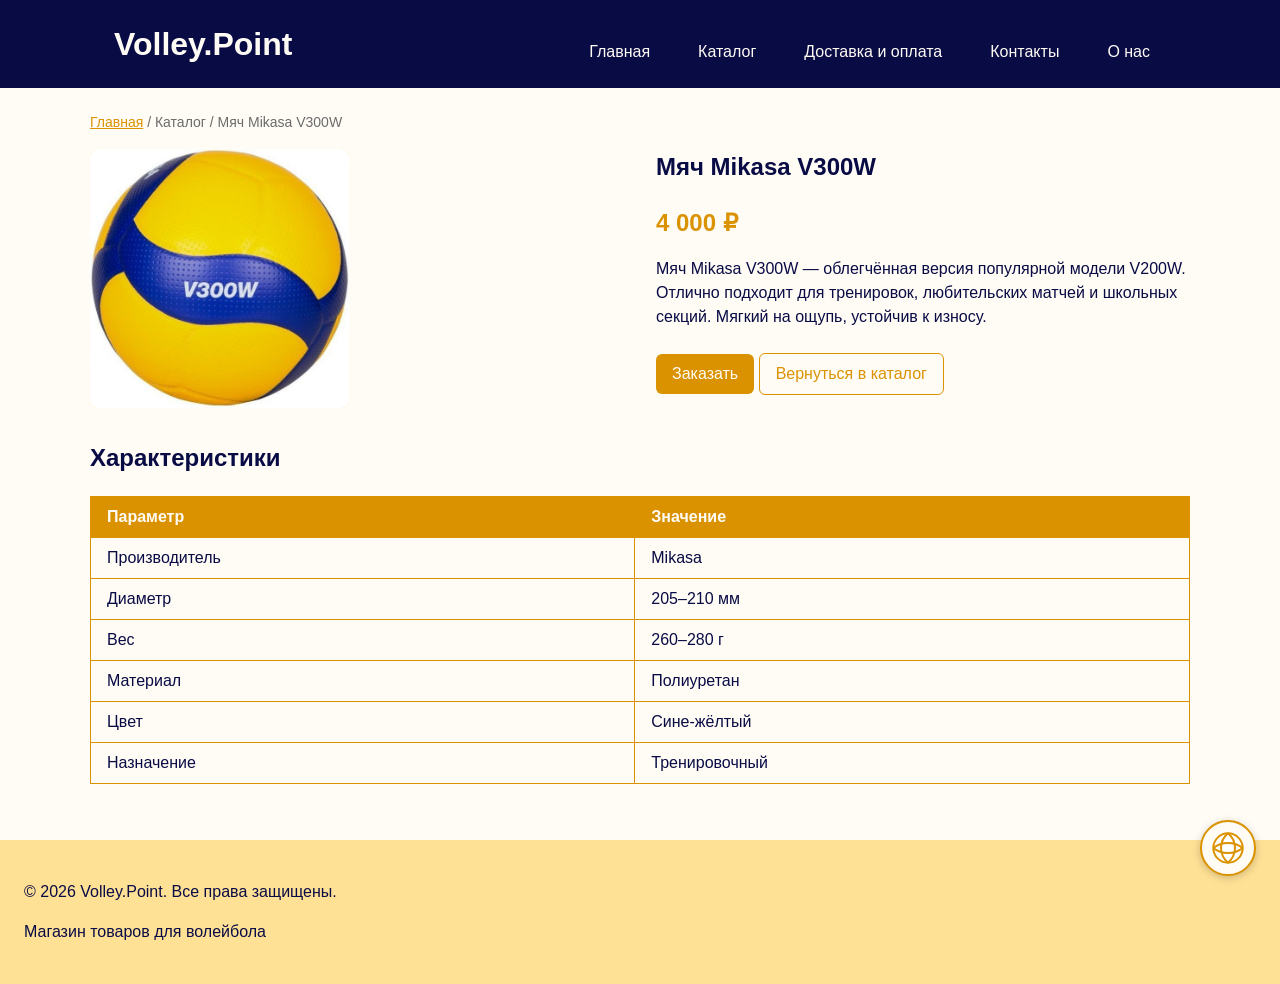
<file: product-2.html>
<!DOCTYPE html>
<html lang="ru">
<head>
  <meta charset="UTF-8">
  <meta name="viewport" content="width=device-width, initial-scale=1.0">
  <meta name="description" content="Мяч Mikasa V300W — мяч для тренировок и любительских игр.">
  <title>Мяч Mikasa V300W – Volley.Point</title>
  <link rel="stylesheet" href="css/style.css">
  <script src="js/main.js" defer></script>
</head>
<body>

  <header class="site-header">
    <div class="site-header__inner">
      <a class="site-header__logo" href="index.html">Volley.Point</a>
      <nav class="site-nav" aria-label="Основная навигация">
        <ul class="site-nav__list">
          <li class="site-nav__item"><a class="site-nav__link" href="index.html">Главная</a></li>
          <li class="site-nav__item"><a class="site-nav__link" href="catalog.html">Каталог</a></li>
          <li class="site-nav__item"><a class="site-nav__link" href="delivery.html">Доставка и оплата</a></li>
          <li class="site-nav__item"><a class="site-nav__link" href="contacts.html">Контакты</a></li>
          <li class="site-nav__item"><a class="site-nav__link" href="about.html">О нас</a></li>
        </ul>
      </nav>
    </div>
  </header>

  <main>
    <nav class="breadcrumbs" aria-label="Хлебные крошки">
      <a class="breadcrumbs__link" href="index.html">Главная</a>
      <span class="breadcrumbs__current">Каталог</span>
      <span class="breadcrumbs__current">Мяч Mikasa V300W</span>
    </nav>

    <section class="section">
      <div class="product-detail">
        <div class="product-detail__media">
          <img class="product-detail__image" src="images/mach-v300w.jpg" alt="Мяч Mikasa V300W" width="400" height="300">
        </div>

        <div class="product-detail__info">
          <h1 class="product-detail__title">Мяч Mikasa V300W</h1>
          <p class="product-detail__price">4 000 ₽</p>
          <p class="product-detail__description">
            Мяч Mikasa V300W — облегчённая версия популярной модели V200W.
            Отлично подходит для тренировок, любительских матчей и школьных секций.
            Мягкий на ощупь, устойчив к износу.
          </p>

          <button class="button button--primary js-order-button" type="button" data-product="Мяч Mikasa V300W">
            Заказать
          </button>

          <a class="button button--secondary" href="catalog.html">Вернуться в каталог</a>
        </div>
      </div>
    </section>

    <section class="section">
      <h2>Характеристики</h2>

      <table class="product-table">
        <thead>
          <tr>
            <th>Параметр</th>
            <th>Значение</th>
          </tr>
        </thead>
        <tbody>
          <tr><td>Производитель</td><td>Mikasa</td></tr>
          <tr><td>Диаметр</td><td>205–210 мм</td></tr>
          <tr><td>Вес</td><td>260–280 г</td></tr>
          <tr><td>Материал</td><td>Полиуретан</td></tr>
          <tr><td>Цвет</td><td>Сине-жёлтый</td></tr>
          <tr><td>Назначение</td><td>Тренировочный</td></tr>
        </tbody>
      </table>
    </section>
  </main>

  <footer id="contacts">
    <p>&copy; 2026 Volley.Point. Все права защищены.</p>
    <p>Магазин товаров для волейбола</p>
  </footer>

  <dialog class="order-dialog" id="order-dialog" aria-labelledby="order-dialog-title">
    <h2 class="order-dialog__title" id="order-dialog-title">Оформление заявки</h2>

    <form class="order-form" id="order-form" action="#" method="post" novalidate>

      <input id="selected-product" name="selected-product" type="hidden">

      <div class="order-form__field">
        <label class="order-form__label" for="order-name">Имя</label>
        <input class="order-form__input" id="order-name" name="name" type="text" placeholder="Введите ваше имя" minlength="2" autocomplete="given-name" required>
      </div>

      <div class="order-form__field">
        <label class="order-form__label" for="order-email">E-mail</label>
        <input class="order-form__input" id="order-email" name="email" type="email" placeholder="example@mail.ru" autocomplete="email" required>
      </div>

      <div class="order-form__field">
        <label class="order-form__label" for="order-phone">Телефон</label>
        <input class="order-form__input" id="order-phone" name="phone" type="tel" inputmode="tel" placeholder="+7 (900) 000-00-00" pattern="^\+7 \(\d{3}\) \d{3}-\d{2}-\d{2}$" required>
        <small>Формат: +7 (900) 000-00-00</small>
      </div>

      <div class="order-form__field">
        <label class="order-form__label" for="order-date">Дата связи</label>
        <input class="order-form__input" id="order-date" name="date" type="date">
      </div>

      <div class="order-form__field">
        <label class="order-form__label" for="order-topic">Тема заявки</label>
        <select class="order-form__input" id="order-topic" name="topic" required>
          <option value="">Выберите тему</option>
          <option value="product">Заказ товара</option>
          <option value="consultation">Консультация</option>
          <option value="delivery">Доставка</option>
        </select>
      </div>

      <div class="order-form__field">
        <label class="order-form__label" for="order-comment">Комментарий</label>
        <textarea class="order-form__input" id="order-comment" name="comment" rows="4" placeholder="Укажите дополнительную информацию"></textarea>
      </div>

      <div class="order-form__field order-form__field--checkbox">
        <label>
          <input class="order-form__input" id="order-agreement" name="agreement" type="checkbox" required>
          Я согласен на обработку данных
        </label>
      </div>

      <div class="order-form__actions">
        <button class="button button--secondary" type="button" id="close-order-dialog">Закрыть</button>
        <button class="button button--primary" type="submit">Отправить заявку</button>
      </div>

    </form>
  </dialog>

  <p class="success-message" id="success-message" hidden>
    Форма успешно отправлена!
  </p>

  <a class="chat-button" href="#chat" aria-label="Открыть чат">
    <svg width="32" height="32" viewBox="0 0 24 24" xmlns="http://www.w3.org/2000/svg" aria-hidden="true">
      <circle cx="12" cy="12" r="11" fill="#ffffff" stroke="currentColor" stroke-width="1.5"/>
      <path d="M12 1 C 5 7, 5 17, 12 23 M12 1 C 19 7, 19 17, 12 23 M1 12 C 7 7, 17 7, 23 12 M1 12 C 7 17, 17 17, 23 12" stroke="currentColor" stroke-width="1.5" fill="none"/>
    </svg>
  </a>

  <div class="chat-popup" id="chat">
    <a class="chat-popup__close" href="#" aria-label="Закрыть">×</a>
    <h3 class="chat-popup__title">Свяжитесь с нами</h3>
    <p class="chat-popup__text">
      Ответим на вопросы о товарах, доставке и оплате.
    </p>
    <ul class="chat-popup__list">
      <li>Телефон: +7 (952) 552-52-52</li>
      <li>E-mail: info@volley-point.ru</li>
    </ul>
    <a class="button button--primary" href="contacts.html">Все контакты</a>
  </div>

</body>
</html>
</file>
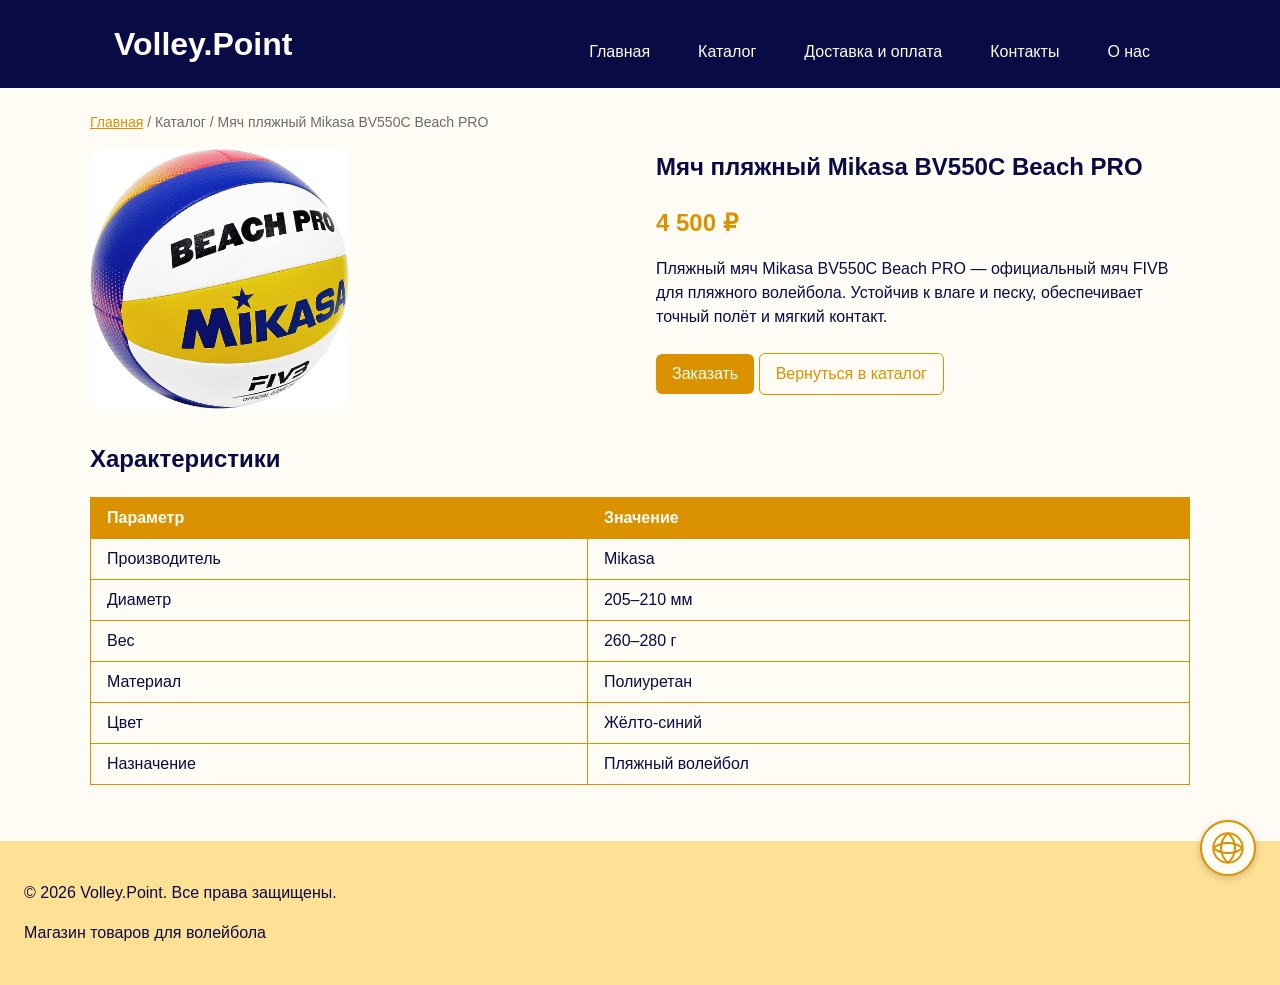
<file: product-3.html>
<!DOCTYPE html>
<html lang="ru">
<head>
  <meta charset="UTF-8">
  <meta name="viewport" content="width=device-width, initial-scale=1.0">
  <meta name="description" content="Мяч пляжный Mikasa BV550C Beach PRO — официальный мяч для пляжного волейбола.">
  <title>Мяч пляжный Mikasa BV550C Beach PRO – Volley.Point</title>
  <link rel="stylesheet" href="css/style.css">
  <script src="js/main.js" defer></script>
</head>
<body>

  <header class="site-header">
    <div class="site-header__inner">
      <a class="site-header__logo" href="index.html">Volley.Point</a>
      <nav class="site-nav" aria-label="Основная навигация">
        <ul class="site-nav__list">
          <li class="site-nav__item"><a class="site-nav__link" href="index.html">Главная</a></li>
          <li class="site-nav__item"><a class="site-nav__link" href="catalog.html">Каталог</a></li>
          <li class="site-nav__item"><a class="site-nav__link" href="delivery.html">Доставка и оплата</a></li>
          <li class="site-nav__item"><a class="site-nav__link" href="contacts.html">Контакты</a></li>
          <li class="site-nav__item"><a class="site-nav__link" href="about.html">О нас</a></li>
        </ul>
      </nav>
    </div>
  </header>

  <main>
    <nav class="breadcrumbs" aria-label="Хлебные крошки">
      <a class="breadcrumbs__link" href="index.html">Главная</a>
      <span class="breadcrumbs__current">Каталог</span>
      <span class="breadcrumbs__current">Мяч пляжный Mikasa BV550C Beach PRO</span>
    </nav>

    <section class="section">
      <div class="product-detail">
        <div class="product-detail__media">
          <img class="product-detail__image" src="images/mach-beach.jpg" alt="Мяч пляжный Mikasa BV550C Beach PRO" width="400" height="300">
        </div>

        <div class="product-detail__info">
          <h1 class="product-detail__title">Мяч пляжный Mikasa BV550C Beach PRO</h1>
          <p class="product-detail__price">4 500 ₽</p>
          <p class="product-detail__description">
            Пляжный мяч Mikasa BV550C Beach PRO — официальный мяч FIVB для пляжного волейбола.
            Устойчив к влаге и песку, обеспечивает точный полёт и мягкий контакт.
          </p>

          <button class="button button--primary js-order-button" type="button" data-product="Мяч пляжный Mikasa BV550C Beach PRO">
            Заказать
          </button>

          <a class="button button--secondary" href="catalog.html">Вернуться в каталог</a>
        </div>
      </div>
    </section>

    <section class="section">
      <h2>Характеристики</h2>

      <table class="product-table">
        <thead>
          <tr>
            <th>Параметр</th>
            <th>Значение</th>
          </tr>
        </thead>
        <tbody>
          <tr><td>Производитель</td><td>Mikasa</td></tr>
          <tr><td>Диаметр</td><td>205–210 мм</td></tr>
          <tr><td>Вес</td><td>260–280 г</td></tr>
          <tr><td>Материал</td><td>Полиуретан</td></tr>
          <tr><td>Цвет</td><td>Жёлто-синий</td></tr>
          <tr><td>Назначение</td><td>Пляжный волейбол</td></tr>
        </tbody>
      </table>
    </section>
  </main>

  <footer id="contacts">
    <p>&copy; 2026 Volley.Point. Все права защищены.</p>
    <p>Магазин товаров для волейбола</p>
  </footer>

  <dialog class="order-dialog" id="order-dialog" aria-labelledby="order-dialog-title">
    <h2 class="order-dialog__title" id="order-dialog-title">Оформление заявки</h2>

    <form class="order-form" id="order-form" action="#" method="post" novalidate>

      <input id="selected-product" name="selected-product" type="hidden">

      <div class="order-form__field">
        <label class="order-form__label" for="order-name">Имя</label>
        <input class="order-form__input" id="order-name" name="name" type="text" placeholder="Введите ваше имя" minlength="2" autocomplete="given-name" required>
      </div>

      <div class="order-form__field">
        <label class="order-form__label" for="order-email">E-mail</label>
        <input class="order-form__input" id="order-email" name="email" type="email" placeholder="example@mail.ru" autocomplete="email" required>
      </div>

      <div class="order-form__field">
        <label class="order-form__label" for="order-phone">Телефон</label>
        <input class="order-form__input" id="order-phone" name="phone" type="tel" inputmode="tel" placeholder="+7 (900) 000-00-00" pattern="^\+7 \(\d{3}\) \d{3}-\d{2}-\d{2}$" required>
        <small>Формат: +7 (900) 000-00-00</small>
      </div>

      <div class="order-form__field">
        <label class="order-form__label" for="order-date">Дата связи</label>
        <input class="order-form__input" id="order-date" name="date" type="date">
      </div>

      <div class="order-form__field">
        <label class="order-form__label" for="order-topic">Тема заявки</label>
        <select class="order-form__input" id="order-topic" name="topic" required>
          <option value="">Выберите тему</option>
          <option value="product">Заказ товара</option>
          <option value="consultation">Консультация</option>
          <option value="delivery">Доставка</option>
        </select>
      </div>

      <div class="order-form__field">
        <label class="order-form__label" for="order-comment">Комментарий</label>
        <textarea class="order-form__input" id="order-comment" name="comment" rows="4" placeholder="Укажите дополнительную информацию"></textarea>
      </div>

      <div class="order-form__field order-form__field--checkbox">
        <label>
          <input class="order-form__input" id="order-agreement" name="agreement" type="checkbox" required>
          Я согласен на обработку данных
        </label>
      </div>

      <div class="order-form__actions">
        <button class="button button--secondary" type="button" id="close-order-dialog">Закрыть</button>
        <button class="button button--primary" type="submit">Отправить заявку</button>
      </div>

    </form>
  </dialog>

  <p class="success-message" id="success-message" hidden>
    Форма успешно отправлена!
  </p>

  <a class="chat-button" href="#chat" aria-label="Открыть чат">
    <svg width="32" height="32" viewBox="0 0 24 24" xmlns="http://www.w3.org/2000/svg" aria-hidden="true">
      <circle cx="12" cy="12" r="11" fill="#ffffff" stroke="currentColor" stroke-width="1.5"/>
      <path d="M12 1 C 5 7, 5 17, 12 23 M12 1 C 19 7, 19 17, 12 23 M1 12 C 7 7, 17 7, 23 12 M1 12 C 7 17, 17 17, 23 12" stroke="currentColor" stroke-width="1.5" fill="none"/>
    </svg>
  </a>

  <div class="chat-popup" id="chat">
    <a class="chat-popup__close" href="#" aria-label="Закрыть">×</a>
    <h3 class="chat-popup__title">Свяжитесь с нами</h3>
    <p class="chat-popup__text">
      Ответим на вопросы о товарах, доставке и оплате.
    </p>
    <ul class="chat-popup__list">
      <li>Телефон: +7 (952) 552-52-52</li>
      <li>E-mail: info@volley-point.ru</li>
    </ul>
    <a class="button button--primary" href="contacts.html">Все контакты</a>
  </div>

</body>
</html>
</file>
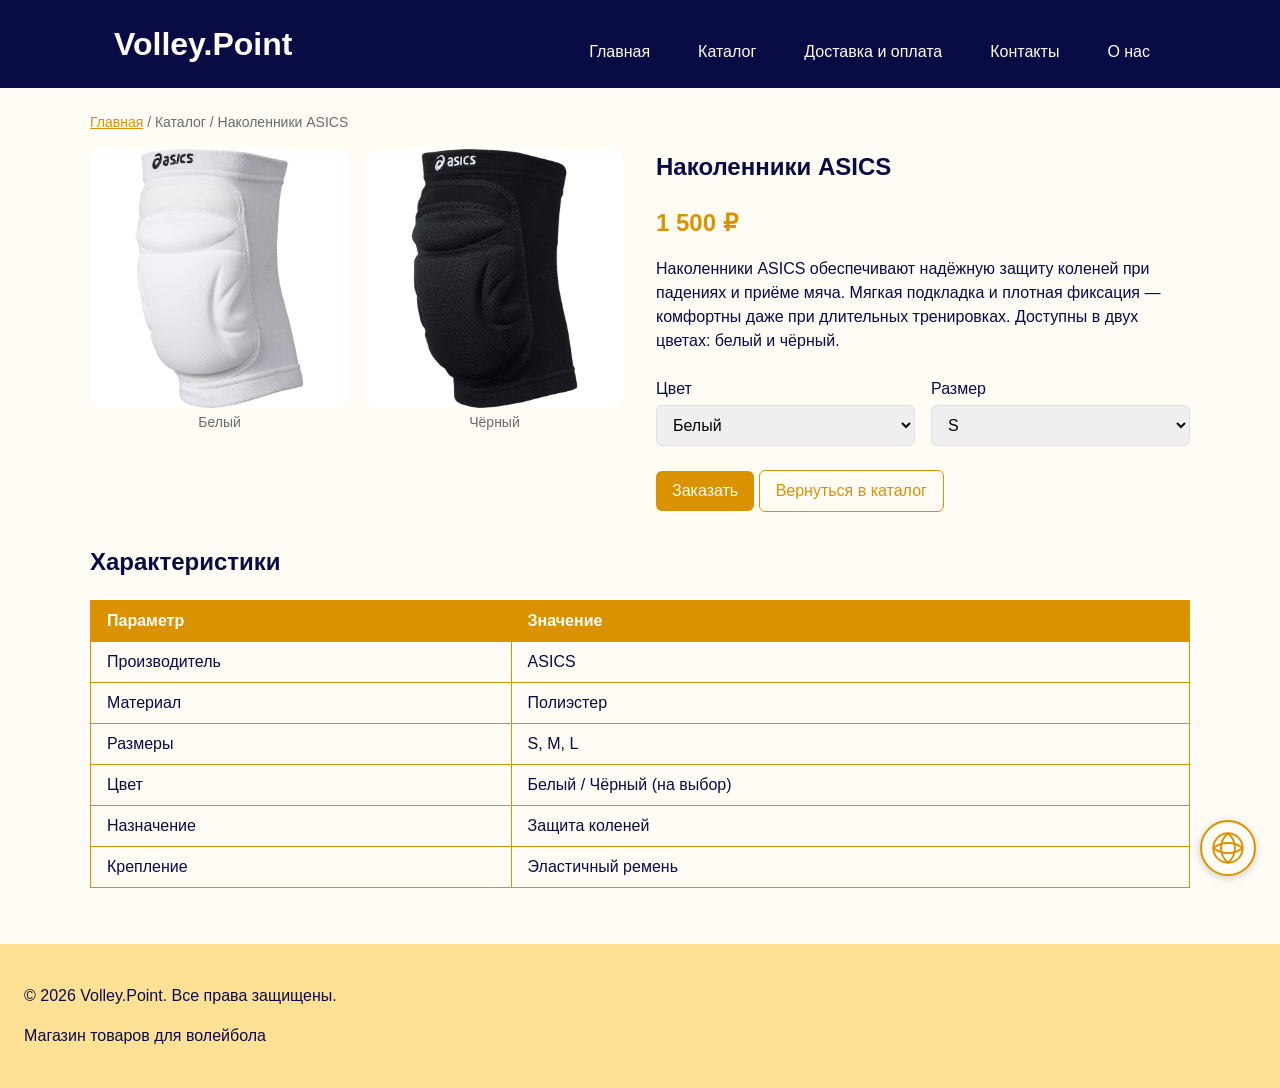
<file: product-4.html>
<!DOCTYPE html>
<html lang="ru">
<head>
  <meta charset="UTF-8">
  <meta name="viewport" content="width=device-width, initial-scale=1.0">
  <meta name="description" content="Наколенники ASICS — защитные наколенники для тренировок и игр.">
  <title>Наколенники ASICS – Volley.Point</title>
  <link rel="stylesheet" href="css/style.css">
  <script src="js/main.js" defer></script>
</head>
<body>

  <header class="site-header">
    <div class="site-header__inner">
      <a class="site-header__logo" href="index.html">Volley.Point</a>
      <nav class="site-nav" aria-label="Основная навигация">
        <ul class="site-nav__list">
          <li class="site-nav__item"><a class="site-nav__link" href="index.html">Главная</a></li>
          <li class="site-nav__item"><a class="site-nav__link" href="catalog.html">Каталог</a></li>
          <li class="site-nav__item"><a class="site-nav__link" href="delivery.html">Доставка и оплата</a></li>
          <li class="site-nav__item"><a class="site-nav__link" href="contacts.html">Контакты</a></li>
          <li class="site-nav__item"><a class="site-nav__link" href="about.html">О нас</a></li>
        </ul>
      </nav>
    </div>
  </header>

  <main>
    <nav class="breadcrumbs" aria-label="Хлебные крошки">
      <a class="breadcrumbs__link" href="index.html">Главная</a>
      <span class="breadcrumbs__current">Каталог</span>
      <span class="breadcrumbs__current">Наколенники ASICS</span>
    </nav>

    <section class="section">
      <div class="product-detail">
        <div class="product-detail__media">
          <figure class="product-detail__figure">
            <img class="product-detail__image" src="images/nakolenniki-white.jpg" alt="Наколенники ASICS белые" width="400" height="300">
            <figcaption class="product-detail__caption">Белый</figcaption>
          </figure>
          <figure class="product-detail__figure">
            <img class="product-detail__image" src="images/nakolenniki-black.jpg" alt="Наколенники ASICS чёрные" width="400" height="300">
            <figcaption class="product-detail__caption">Чёрный</figcaption>
          </figure>
        </div>

        <div class="product-detail__info">
          <h1 class="product-detail__title">Наколенники ASICS</h1>
          <p class="product-detail__price">1 500 ₽</p>
          <p class="product-detail__description">
            Наколенники ASICS обеспечивают надёжную защиту коленей при падениях
            и приёме мяча. Мягкая подкладка и плотная фиксация — комфортны даже
            при длительных тренировках. Доступны в двух цветах: белый и чёрный.
          </p>

          <div class="product-detail__options">
            <div class="order-form__field">
              <label class="order-form__label" for="product-color">Цвет</label>
              <select class="order-form__input" id="product-color" name="color">
                <option value="white">Белый</option>
                <option value="black">Чёрный</option>
              </select>
            </div>

            <div class="order-form__field">
              <label class="order-form__label" for="product-size">Размер</label>
              <select class="order-form__input" id="product-size" name="size">
                <option value="s">S</option>
                <option value="m">M</option>
                <option value="l">L</option>
              </select>
            </div>
          </div>

          <button class="button button--primary js-order-button" type="button" data-product="Наколенники ASICS">
            Заказать
          </button>

          <a class="button button--secondary" href="catalog.html">Вернуться в каталог</a>
        </div>
      </div>
    </section>

    <section class="section">
      <h2>Характеристики</h2>

      <table class="product-table">
        <thead>
          <tr>
            <th>Параметр</th>
            <th>Значение</th>
          </tr>
        </thead>
        <tbody>
          <tr><td>Производитель</td><td>ASICS</td></tr>
          <tr><td>Материал</td><td>Полиэстер</td></tr>
          <tr><td>Размеры</td><td>S, M, L</td></tr>
          <tr><td>Цвет</td><td>Белый / Чёрный (на выбор)</td></tr>
          <tr><td>Назначение</td><td>Защита коленей</td></tr>
          <tr><td>Крепление</td><td>Эластичный ремень</td></tr>
        </tbody>
      </table>
    </section>
  </main>

  <footer id="contacts">
    <p>&copy; 2026 Volley.Point. Все права защищены.</p>
    <p>Магазин товаров для волейбола</p>
  </footer>

  <dialog class="order-dialog" id="order-dialog" aria-labelledby="order-dialog-title">
    <h2 class="order-dialog__title" id="order-dialog-title">Оформление заявки</h2>

    <form class="order-form" id="order-form" action="#" method="post" novalidate>

      <input id="selected-product" name="selected-product" type="hidden">

      <div class="order-form__field">
        <label class="order-form__label" for="order-name">Имя</label>
        <input class="order-form__input" id="order-name" name="name" type="text" placeholder="Введите ваше имя" minlength="2" autocomplete="given-name" required>
      </div>

      <div class="order-form__field">
        <label class="order-form__label" for="order-email">E-mail</label>
        <input class="order-form__input" id="order-email" name="email" type="email" placeholder="example@mail.ru" autocomplete="email" required>
      </div>

      <div class="order-form__field">
        <label class="order-form__label" for="order-phone">Телефон</label>
        <input class="order-form__input" id="order-phone" name="phone" type="tel" inputmode="tel" placeholder="+7 (900) 000-00-00" pattern="^\+7 \(\d{3}\) \d{3}-\d{2}-\d{2}$" required>
        <small>Формат: +7 (900) 000-00-00</small>
      </div>

      <div class="order-form__field">
        <label class="order-form__label" for="order-date">Дата связи</label>
        <input class="order-form__input" id="order-date" name="date" type="date">
      </div>

      <div class="order-form__field">
        <label class="order-form__label" for="order-topic">Тема заявки</label>
        <select class="order-form__input" id="order-topic" name="topic" required>
          <option value="">Выберите тему</option>
          <option value="product">Заказ товара</option>
          <option value="consultation">Консультация</option>
          <option value="delivery">Доставка</option>
        </select>
      </div>

      <div class="order-form__field">
        <label class="order-form__label" for="order-comment">Комментарий</label>
        <textarea class="order-form__input" id="order-comment" name="comment" rows="4" placeholder="Укажите дополнительную информацию"></textarea>
      </div>

      <div class="order-form__field order-form__field--checkbox">
        <label>
          <input class="order-form__input" id="order-agreement" name="agreement" type="checkbox" required>
          Я согласен на обработку данных
        </label>
      </div>

      <div class="order-form__actions">
        <button class="button button--secondary" type="button" id="close-order-dialog">Закрыть</button>
        <button class="button button--primary" type="submit">Отправить заявку</button>
      </div>

    </form>
  </dialog>

  <p class="success-message" id="success-message" hidden>
    Форма успешно отправлена!
  </p>

  <a class="chat-button" href="#chat" aria-label="Открыть чат">
    <svg width="32" height="32" viewBox="0 0 24 24" xmlns="http://www.w3.org/2000/svg" aria-hidden="true">
      <circle cx="12" cy="12" r="11" fill="#ffffff" stroke="currentColor" stroke-width="1.5"/>
      <path d="M12 1 C 5 7, 5 17, 12 23 M12 1 C 19 7, 19 17, 12 23 M1 12 C 7 7, 17 7, 23 12 M1 12 C 7 17, 17 17, 23 12" stroke="currentColor" stroke-width="1.5" fill="none"/>
    </svg>
  </a>

  <div class="chat-popup" id="chat">
    <a class="chat-popup__close" href="#" aria-label="Закрыть">×</a>
    <h3 class="chat-popup__title">Свяжитесь с нами</h3>
    <p class="chat-popup__text">
      Ответим на вопросы о товарах, доставке и оплате.
    </p>
    <ul class="chat-popup__list">
      <li>Телефон: +7 (952) 552-52-52</li>
      <li>E-mail: info@volley-point.ru</li>
    </ul>
    <a class="button button--primary" href="contacts.html">Все контакты</a>
  </div>

</body>
</html>
</file>
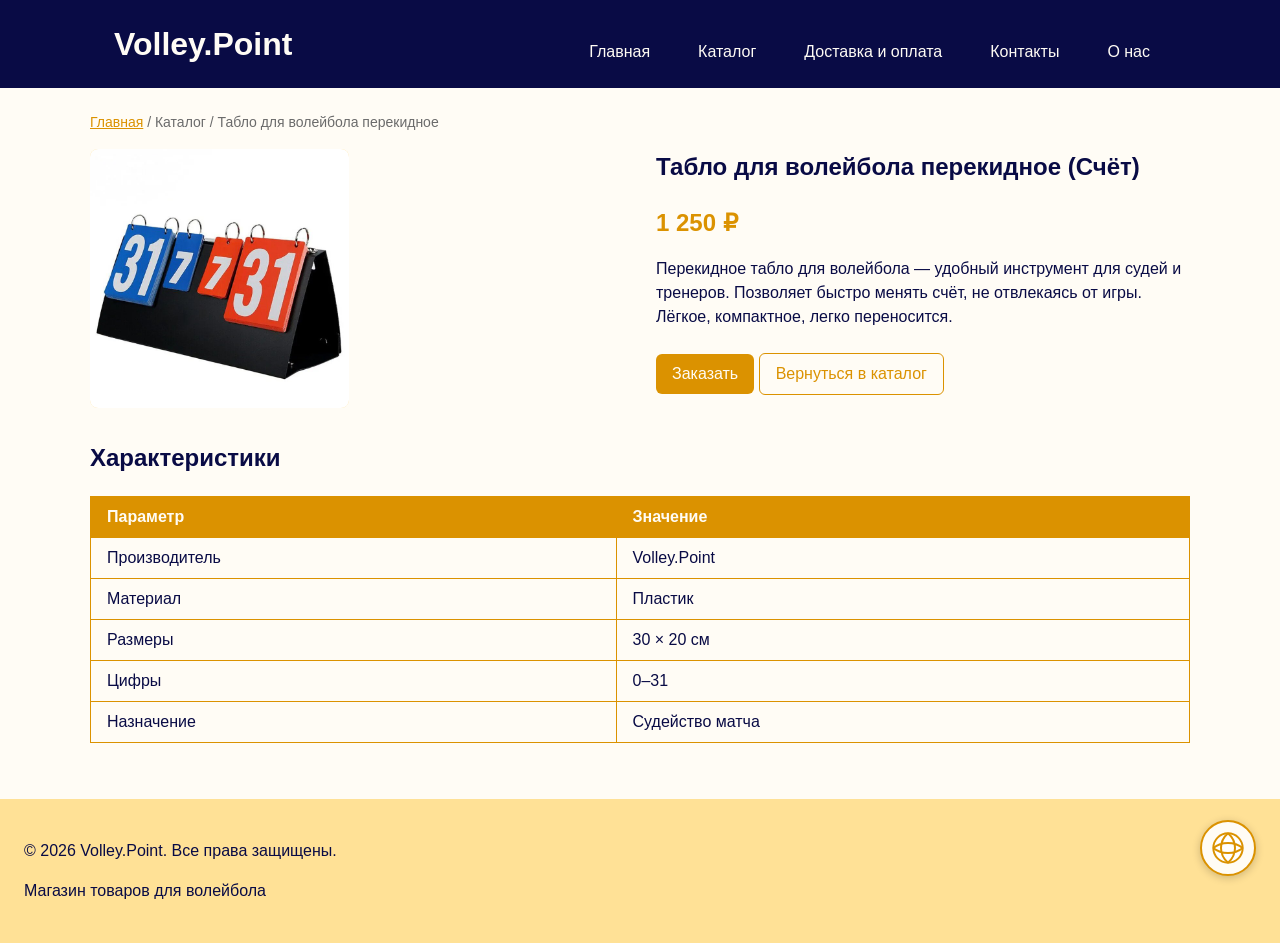
<file: product-5.html>
<!DOCTYPE html>
<html lang="ru">
<head>
  <meta charset="UTF-8">
  <meta name="viewport" content="width=device-width, initial-scale=1.0">
  <meta name="description" content="Табло для волейбола перекидное — удобный инструмент для судейства.">
  <title>Табло для волейбола перекидное – Volley.Point</title>
  <link rel="stylesheet" href="css/style.css">
  <script src="js/main.js" defer></script>
</head>
<body>

  <header class="site-header">
    <div class="site-header__inner">
      <a class="site-header__logo" href="index.html">Volley.Point</a>
      <nav class="site-nav" aria-label="Основная навигация">
        <ul class="site-nav__list">
          <li class="site-nav__item"><a class="site-nav__link" href="index.html">Главная</a></li>
          <li class="site-nav__item"><a class="site-nav__link" href="catalog.html">Каталог</a></li>
          <li class="site-nav__item"><a class="site-nav__link" href="delivery.html">Доставка и оплата</a></li>
          <li class="site-nav__item"><a class="site-nav__link" href="contacts.html">Контакты</a></li>
          <li class="site-nav__item"><a class="site-nav__link" href="about.html">О нас</a></li>
        </ul>
      </nav>
    </div>
  </header>

  <main>
    <nav class="breadcrumbs" aria-label="Хлебные крошки">
      <a class="breadcrumbs__link" href="index.html">Главная</a>
      <span class="breadcrumbs__current">Каталог</span>
      <span class="breadcrumbs__current">Табло для волейбола перекидное</span>
    </nav>

    <section class="section">
      <div class="product-detail">
        <div class="product-detail__media">
          <img class="product-detail__image" src="images/tablo.jpg" alt="Табло для волейбола перекидное" width="400" height="300">
        </div>

        <div class="product-detail__info">
          <h1 class="product-detail__title">Табло для волейбола перекидное (Счёт)</h1>
          <p class="product-detail__price">1 250 ₽</p>
          <p class="product-detail__description">
            Перекидное табло для волейбола — удобный инструмент для судей и тренеров.
            Позволяет быстро менять счёт, не отвлекаясь от игры.
            Лёгкое, компактное, легко переносится.
          </p>

          <button class="button button--primary js-order-button" type="button" data-product="Табло для волейбола перекидное (Счёт)">
            Заказать
          </button>

          <a class="button button--secondary" href="catalog.html">Вернуться в каталог</a>
        </div>
      </div>
    </section>

    <section class="section">
      <h2>Характеристики</h2>

      <table class="product-table">
        <thead>
          <tr>
            <th>Параметр</th>
            <th>Значение</th>
          </tr>
        </thead>
        <tbody>
          <tr><td>Производитель</td><td>Volley.Point</td></tr>
          <tr><td>Материал</td><td>Пластик</td></tr>
          <tr><td>Размеры</td><td>30 × 20 см</td></tr>
          <tr><td>Цифры</td><td>0–31</td></tr>
          <tr><td>Назначение</td><td>Судейство матча</td></tr>
        </tbody>
      </table>
    </section>
  </main>

  <footer id="contacts">
    <p>&copy; 2026 Volley.Point. Все права защищены.</p>
    <p>Магазин товаров для волейбола</p>
  </footer>

  <dialog class="order-dialog" id="order-dialog" aria-labelledby="order-dialog-title">
    <h2 class="order-dialog__title" id="order-dialog-title">Оформление заявки</h2>

    <form class="order-form" id="order-form" action="#" method="post" novalidate>

      <input id="selected-product" name="selected-product" type="hidden">

      <div class="order-form__field">
        <label class="order-form__label" for="order-name">Имя</label>
        <input class="order-form__input" id="order-name" name="name" type="text" placeholder="Введите ваше имя" minlength="2" autocomplete="given-name" required>
      </div>

      <div class="order-form__field">
        <label class="order-form__label" for="order-email">E-mail</label>
        <input class="order-form__input" id="order-email" name="email" type="email" placeholder="example@mail.ru" autocomplete="email" required>
      </div>

      <div class="order-form__field">
        <label class="order-form__label" for="order-phone">Телефон</label>
        <input class="order-form__input" id="order-phone" name="phone" type="tel" inputmode="tel" placeholder="+7 (900) 000-00-00" pattern="^\+7 \(\d{3}\) \d{3}-\d{2}-\d{2}$" required>
        <small>Формат: +7 (900) 000-00-00</small>
      </div>

      <div class="order-form__field">
        <label class="order-form__label" for="order-date">Дата связи</label>
        <input class="order-form__input" id="order-date" name="date" type="date">
      </div>

      <div class="order-form__field">
        <label class="order-form__label" for="order-topic">Тема заявки</label>
        <select class="order-form__input" id="order-topic" name="topic" required>
          <option value="">Выберите тему</option>
          <option value="product">Заказ товара</option>
          <option value="consultation">Консультация</option>
          <option value="delivery">Доставка</option>
        </select>
      </div>

      <div class="order-form__field">
        <label class="order-form__label" for="order-comment">Комментарий</label>
        <textarea class="order-form__input" id="order-comment" name="comment" rows="4" placeholder="Укажите дополнительную информацию"></textarea>
      </div>

      <div class="order-form__field order-form__field--checkbox">
        <label>
          <input class="order-form__input" id="order-agreement" name="agreement" type="checkbox" required>
          Я согласен на обработку данных
        </label>
      </div>

      <div class="order-form__actions">
        <button class="button button--secondary" type="button" id="close-order-dialog">Закрыть</button>
        <button class="button button--primary" type="submit">Отправить заявку</button>
      </div>

    </form>
  </dialog>

  <p class="success-message" id="success-message" hidden>
    Форма успешно отправлена!
  </p>

  <a class="chat-button" href="#chat" aria-label="Открыть чат">
    <svg width="32" height="32" viewBox="0 0 24 24" xmlns="http://www.w3.org/2000/svg" aria-hidden="true">
      <circle cx="12" cy="12" r="11" fill="#ffffff" stroke="currentColor" stroke-width="1.5"/>
      <path d="M12 1 C 5 7, 5 17, 12 23 M12 1 C 19 7, 19 17, 12 23 M1 12 C 7 7, 17 7, 23 12 M1 12 C 7 17, 17 17, 23 12" stroke="currentColor" stroke-width="1.5" fill="none"/>
    </svg>
  </a>

  <div class="chat-popup" id="chat">
    <a class="chat-popup__close" href="#" aria-label="Закрыть">×</a>
    <h3 class="chat-popup__title">Свяжитесь с нами</h3>
    <p class="chat-popup__text">
      Ответим на вопросы о товарах, доставке и оплате.
    </p>
    <ul class="chat-popup__list">
      <li>Телефон: +7 (952) 552-52-52</li>
      <li>E-mail: info@volley-point.ru</li>
    </ul>
    <a class="button button--primary" href="contacts.html">Все контакты</a>
  </div>

</body>
</html>
</file>
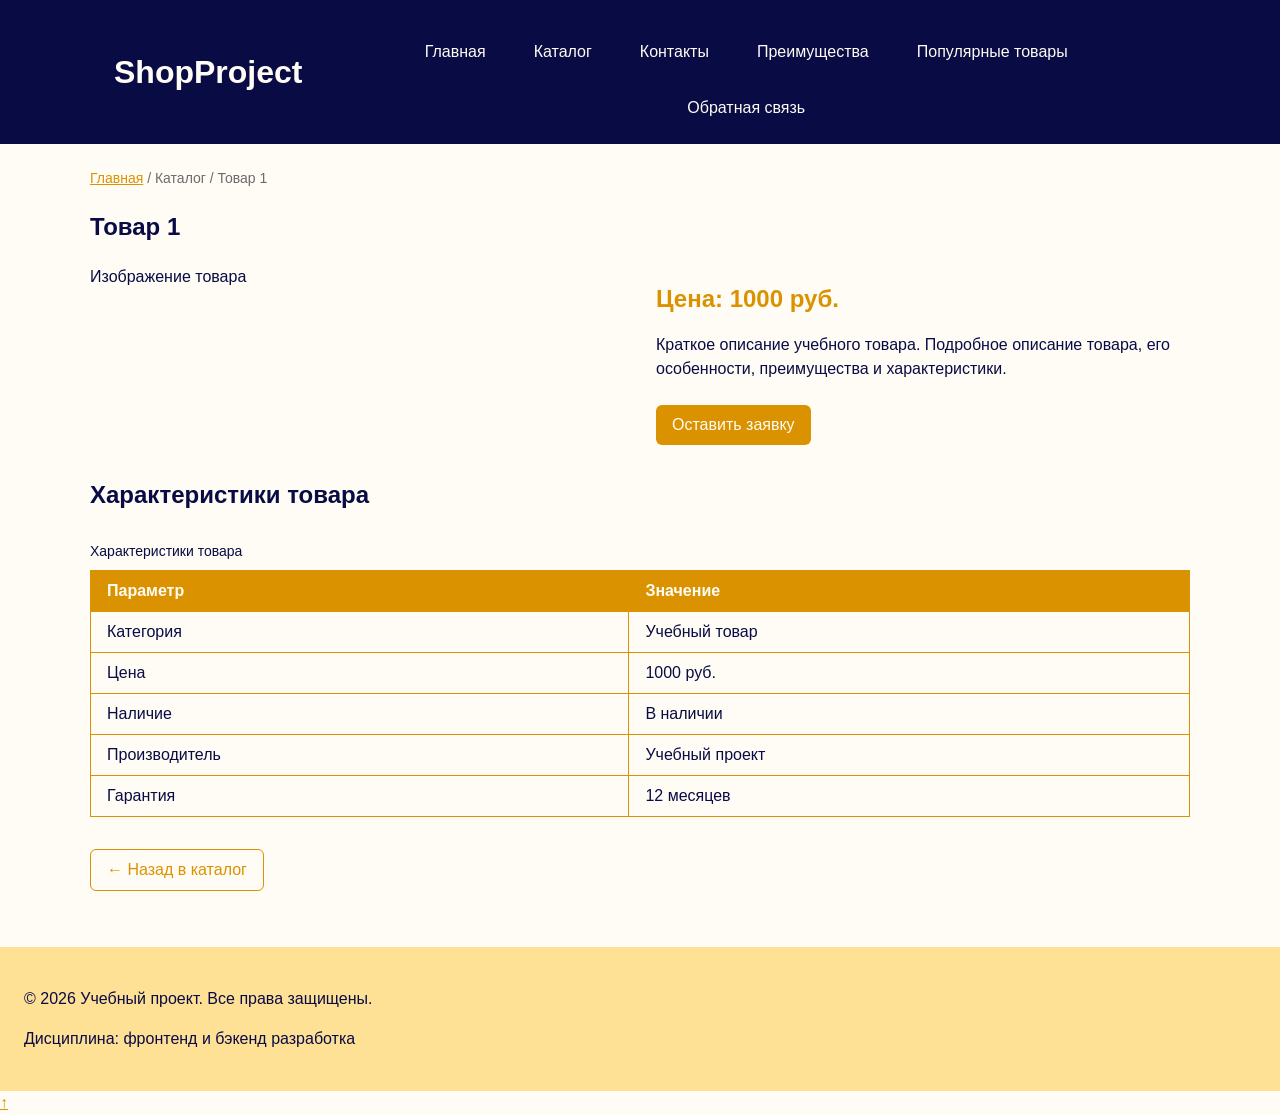
<file: product.html>
<!DOCTYPE html>
<html lang="ru">
<head>
  <meta charset="UTF-8">
  <meta name="viewport" content="width=device-width, initial-scale=1.0">
  <meta name="description" content="Карточка товара учебного интернет-магазина.">
  <title>Товар 1 – Учебный интернет-магазин</title>
  <link rel="stylesheet" href="css/style.css">
  <script src="js/main.js" defer></script>
</head>
<body>

  <header class="site-header">
    <div class="site-header__inner">
      <a class="site-header__logo" href="index.html">ShopProject</a>
      <nav class="site-nav" aria-label="Основная навигация">
        <ul class="site-nav__list">
          <li class="site-nav__item"><a class="site-nav__link" href="index.html">Главная</a></li>
          <li class="site-nav__item"><a class="site-nav__link" href="catalog.html">Каталог</a></li>
          <li class="site-nav__item"><a class="site-nav__link" href="contacts.html">Контакты</a></li>
          <li class="site-nav__item"><a class="site-nav__link" href="index.html#advantages">Преимущества</a></li>
          <li class="site-nav__item"><a class="site-nav__link" href="index.html#popular">Популярные товары</a></li>
          <li class="site-nav__item"><a class="site-nav__link" href="index.html#contacts">Обратная связь</a></li>
        </ul>
      </nav>
    </div>
  </header>

  <main>
    <nav class="breadcrumbs" aria-label="Хлебные крошки">
      <a class="breadcrumbs__link" href="index.html">Главная</a>
      <span class="breadcrumbs__current">Каталог</span>
      <span class="breadcrumbs__current">Товар 1</span>
    </nav>

    <section class="section">
      <h1>Товар 1</h1>

      <div class="product-detail">
        <div class="product-detail__media">
          <div class="product-detail__image-placeholder">Изображение товара</div>
        </div>

        <div class="product-detail__info">
          <p class="product-detail__price">Цена: 1000 руб.</p>
          <p class="product-detail__description">
            Краткое описание учебного товара. Подробное описание товара,
            его особенности, преимущества и характеристики.
          </p>
          <a class="button button--primary" href="order.html">Оставить заявку</a>
        </div>
      </div>
    </section>

    <section class="section">
      <h2>Характеристики товара</h2>

      <table class="product-table">
        <caption>Характеристики товара</caption>
        <thead>
          <tr>
            <th>Параметр</th>
            <th>Значение</th>
          </tr>
        </thead>
        <tbody>
          <tr><td>Категория</td><td>Учебный товар</td></tr>
          <tr><td>Цена</td><td>1000 руб.</td></tr>
          <tr><td>Наличие</td><td>В наличии</td></tr>
          <tr><td>Производитель</td><td>Учебный проект</td></tr>
          <tr><td>Гарантия</td><td>12 месяцев</td></tr>
        </tbody>
      </table>
    </section>

    <section class="section">
      <a class="button button--secondary" href="catalog.html">← Назад в каталог</a>
    </section>
  </main>

  <footer id="contacts">
    <p>&copy; 2026 Учебный проект. Все права защищены.</p>
    <p>Дисциплина: фронтенд и бэкенд разработка</p>
  </footer>

  <a class="back-to-top" href="#" aria-label="Наверх">↑</a>

</body>
</html>
</file>
<file: css/style.css>
/* ===================================
   1. Переменные проекта
   =================================== */

:root {
  /* Основные цвета проекта — 6 цветов */
  --color-bg: #fffcf5;              /* очень-светло-оранжевый — фон */
  --color-text: #090b45;            /* тёмно-синий — текст */
  --color-primary: #db9200;         /* оранжевый — кнопки, ссылки */
  --color-primary-dark: #090b45;    /* тёмно-синий — hover */
  --color-accent: #f45d1d;          /* красный — бейджи «Хит»/«Новинка» */
  --color-surface: #ffe196;         /* светло-оранжевый— фон шапки/футера */

  /* Отступы */
  --space-xs: 4px;
  --space-sm: 8px;
  --space-md: 16px;
  --space-lg: 24px;
  --space-xl: 32px;

  /* Скругления */
  --radius-sm: 6px;
  --radius-md: 8px;
  --radius-lg: 12px;

  /* Размеры */
  --container-width: 1100px;
}

html {
  scroll-behavior: smooth;
}

/* ===================================
   2. Базовые стили
   =================================== */

* {
  box-sizing: border-box;
}

body {
  margin: 0;
  font-family: Arial, sans-serif;
  line-height: 1.5;
  color: var(--color-text);
  background-color: var(--color-bg);
}

main,
footer {
  padding: var(--space-lg);
}

footer {
  background-color: var(--color-surface);
}

/* ===================================
   3. Общие элементы интерфейса
   =================================== */

a {
  color: var(--color-primary);
}

a:hover {
  color: var(--color-primary-dark);
}

a.button:hover {
  color: 	var(--color-bg)
}

a:focus-visible {
  outline: 2px solid var(--color-primary);
  outline-offset: 3px;
}

/* Кнопка — самостоятельный БЭМ-блок */
.button {
  display: inline-block;
  padding: var(--space-sm) var(--space-md);
  border: none;
  border-radius: var(--radius-sm);
  font: inherit;
  text-decoration: none;
  cursor: pointer;
}

.button--primary {
  color: 	var(--color-bg);
  background-color: var(--color-primary);
}

.button--primary:hover {
  background-color: var(--color-primary-dark);
}

.button--secondary {
  color: var(--color-primary);
  background-color: transparent;
  border: 1px solid var(--color-primary);
}

.button--secondary:hover {
  color: 	var(--color-bg);
  background-color: var(--color-primary);
}

.button:focus-visible {
  outline: 2px solid var(--color-primary);
  outline-offset: 3px;
}

.button:disabled,
.button--disabled {
  opacity: 0.6;
  cursor: not-allowed;
}

/* ===================================
   4. Компоненты страницы
   =================================== */

/* Шапка сайта */
.site-header {
  position: sticky;
  top: 0;
  z-index: 100;
  background-color: var(--color-primary-dark);
}

.site-header__inner {
  max-width: var(--container-width);
  margin: 0 auto;
  padding: var(--space-md) var(--space-lg);
  display: flex;
  align-items: center;
  gap: var(--space-lg);
}

.site-header__logo {
  font-size: 32px;
  font-weight: 700;
  color:  var(--color-bg);
  text-decoration: none;
  white-space: nowrap;
  margin-right: auto;
}

.site-header__logo:hover {
  color: var(--color-bg);
}

/* Навигация */
.site-nav__list {
  display: flex;
  flex-wrap: wrap;
  justify-content: center;
  align-items: center;
  gap: var(--space-md);
  padding: 0;
  margin: var(--space-md) 0 0;
  list-style: none;
}

.site-nav__link {
  display: inline-block;
  padding: var(--space-sm) var(--space-md);
  color: var(--color-bg);
  text-decoration: none;
  border-radius: var(--radius-sm);
}

.site-nav__link:hover {
  color: var(--color-primary-dark);
  background-color: var(--color-primary);
}

.site-nav__link:focus-visible {
  outline: 2px solid var(--color-primary);
  outline-offset: 3px;
}

.site-nav__link--active {
  color: var(--color-primary-dark);
  background-color: var( --color-primary);
}

/* Hero-блок */
.hero {
  position: relative;
  max-width: var(--container-width);
  margin: 0 auto var(--space-xl);
  min-height: 360px;
  padding: 0;
  background-image: url("../images/hero-bg.png");
  background-size: cover;
  background-position: center;
  border-radius: var(--radius-lg);
  overflow: hidden;
}

.hero__overlay {
  display: flex;
  flex-direction: column;
  justify-content: center;
  align-items: center;
  text-align: center;
  min-height: 360px;
  padding: var(--space-xl) var(--space-lg);
  background-color: rgba(0, 0, 0, 0.45);
  color: var(--color-bg);
}

.hero__title {
  margin: 0 0 var(--space-md);
  font-size: 48px;
  font-weight: 700;
  color: var(--color-bg);
}

.hero__subtitle {
  max-width: 600px;
  margin: 0;
  font-size: 18px;
  color: var(--color-bg);
}

/* Универсальная секция */
.section {
  max-width: var(--container-width);
  margin: 0 auto var(--space-xl);
}

.section h2 {
  margin-top: 0;
}

/* Сетка товаров */
.products-grid {
  display: grid;
  grid-template-columns: repeat(auto-fit, minmax(260px, 1fr));
  gap: var(--space-lg);
  align-items: stretch;
}

/* Карточка товара */
.product-card {
  position: relative;
  display: flex;
  flex-direction: column;
  gap: var(--space-sm);
  padding: var(--space-md);
  border: 1px solid var(--color-primary);
  border-radius: var(--radius-md);
  background-color: var(--color-bg);
}

.product-card:hover {
  border-color: var(--color-primary);
}

.product-card__title {
  margin: 0;
  min-height: 2.6em;
  color: var(--color-text);
}

.product-card__description {
  margin: 0;
  min-height: 3em;
  color: #6b6b6b;
}

.product-card__price {
  margin: 0;
  font-weight: 700;
}

.product-card__button {
  margin-top: auto;
  align-self: flex-start;
}


/* Хлебные крошки */
.breadcrumbs {
  max-width: var(--container-width);
  margin: 0 auto var(--space-md);
  font-size: 14px;
  color: #6b6b6b;
}

.breadcrumbs__link {
  color: var(--color-primary);
}

.breadcrumbs__current::before {
  content: " / ";
  color: #6b6b6b;
}

/* Каталог: сетка фильтры + товары */
.catalog-layout {
  max-width: var(--container-width);
  margin: 0 auto var(--space-xl);
  display: grid;
  grid-template-columns: 260px 1fr;
  grid-template-areas: "filters products";
  gap: var(--space-lg);
  align-items: start;
}

.catalog-filters {
  grid-area: filters;
  padding: var(--space-md);
  border: 1px solid 	var(--color-primary);
  border-radius: var(--radius-md);
  background-color: var(--color-surface);
}

.catalog-products {
  grid-area: products;
}

/* Форма фильтров */
.filters-form {
  display: grid;
  gap: var(--space-md);
}

.filters-form fieldset {
  margin: 0;
  padding: var(--space-md);
  border: 1px solid 	var(--color-primary);
  border-radius: var(--radius-sm);
}

.filters-form legend {
  font-weight: 700;
}

.filters-form label {
  display: flex;
  align-items: center;
  gap: var(--space-sm);
  margin-bottom: var(--space-sm);
  cursor: pointer;
}

.filters-form input[type="number"] {
  width: 100%;
  padding: 8px 10px;
  border: 1px solid 	#e0e0e0;
  border-radius: var(--radius-sm);
  font: inherit;
}

/* ===================================
   5. Форма и модальное окно
   =================================== */

.order-dialog {
  z-index: 1000;
  width: min(100% - 32px, 560px);
  max-height: 90vh;
  overflow-y: auto;
  padding: var(--space-lg);
  border: none;
  border-radius: var(--radius-lg);
}

.order-dialog::backdrop {
  background-color: rgba(0, 0, 0, 0.5);
}

.order-dialog__title {
  margin-top: 0;
}

.order-form__field {
  margin-bottom: var(--space-md);
}

.order-form__label {
  display: block;
  margin-bottom: var(--space-xs);
}

.order-form__input {
  width: 100%;
  padding: 10px 12px;
  border: 1px solid 	#e0e0e0;
  border-radius: var(--radius-sm);
  font: inherit;
}

.order-form__input[type="checkbox"] {
  width: auto;
}

.order-form__input:hover {
  border-color: var(--color-primary);
}

.order-form__input:focus-visible {
  outline: 2px solid var(--color-primary);
  outline-offset: 3px;
}

.order-form__actions {
  display: flex;
  gap: var(--space-md);
  margin-top: var(--space-lg);
}

.order-form__actions button:focus-visible {
  outline: 2px solid var(--color-primary);
  outline-offset: 3px;
}

[aria-invalid="true"] {
  border-color: var( --color-primary);
}

/* Сообщение об успешной отправке */
.success-message {
  max-width: var(--container-width);
  margin: var(--space-lg) auto;
  padding: var(--space-md);
  border-left: 4px solid var(--color-primary);
  background-color: var(--color-surface);
}

/* Таблица — характеристики товара, способы доставки и т.п. */
.product-table {
  width: 100%;
  margin-top: var(--space-md);
  border-collapse: collapse;
  background-color: var(--color-bg);              /* --color-bg */
  border: 1px solid var(--color-primary); /* оранжевая рамка */
  border-radius: var(--radius-md);
}

.product-table caption {
  caption-side: top;
  padding: var(--space-sm) 0;
  font-size: 14px;
  color: var(--color-text);
  text-align: left;
}

.product-table th,
.product-table td {
  padding: var(--space-sm) var(--space-md);
  text-align: left;
  border: 1px solid var(--color-primary);
}

.product-table thead th {
  background-color: var(--color-primary);  /* оранжевая шапка */
  color: var(--color-bg);                          /* светлый текст */
  font-weight: 700;
}

.product-table tbody tr:hover {
  background-color: var(--color-surface);  /* светло-оранжевый при наведении */
}

.product-table tbody tr:last-child td {
  border-bottom: none;
}

/* ===================================
   Карточки с бейджами «Хит» / «Новинка»
   =================================== */

/* Обводка карточек с бейджем */
.product-card--hit,
.product-card--new {
  border-color: var(--color-accent);
  border-width: 2px;
}

/* Бейдж в правом верхнем углу карточки */
.product-card__badge {
  position: absolute;
  top: var(--space-sm);
  right: var(--space-sm);
  padding: 4px 10px;
  color: var(--color-bg);
  background-color: var(--color-accent);
  border-radius: var(--radius-sm);
  font-size: 12px;
  font-weight: 700;
  text-transform: uppercase;
  letter-spacing: 0.5px;
}

/* Группа кнопок в карточке — в один ряд */
.product-card__actions {
  display: flex;
  flex-wrap: wrap;
  gap: var(--space-sm);
  margin-top: auto;
  align-self: flex-start;
}

/* Картинка товара в карточке */
.product-card__image {
  display: block;
  width: 100%;
  height: 200px;
  object-fit: contain;
  border-radius: var(--radius-sm);
  background-color: var(--color-bg);
}

.product-card__button {
  margin-top: auto;
  align-self: flex-start;
}

/* ===================================
   Страница товара (product-N.html)
   =================================== */

.product-detail {
  display: grid;
  grid-template-columns: 1fr 1fr;
  gap: var(--space-xl);
  align-items: start;
}

.product-detail__image {
  display: block;
  width: 100%;
  max-width: 500px;
  height: auto;
  border-radius: var(--radius-md);
  background-color: var(--color-surface);
  object-fit: contain;
}

.product-detail__title {
  margin-top: 0;
}

.product-detail__price {
  font-size: 24px;
  font-weight: 700;
  color: var(--color-primary);
  margin: var(--space-md) 0;
}

.product-detail__description {
  margin-bottom: var(--space-lg);
}

/* ===================================
   Страница товара: галерея + опции
   =================================== */

.product-detail__media {
  display: grid;
  grid-template-columns: 1fr 1fr;
  gap: var(--space-md);
}

.product-detail__figure {
  margin: 0;
  text-align: center;
}

.product-detail__caption {
  display: block;
  margin-top: var(--space-xs);
  font-size: 14px;
  color: #6b6b6b;
}

.product-detail__options {
  display: flex;
  gap: var(--space-md);
  margin-bottom: var(--space-lg);
  flex-wrap: wrap;
}

.product-detail__options .order-form__field {
  flex: 1;
  min-width: 140px;
  margin-bottom: 0;
}

/* ===================================
   Кнопка-мяч и чат-окошко
   =================================== */

/* Кнопка-мяч в правом нижнем углу */
.chat-button {
  position: fixed;
  right: var(--space-lg);
  bottom: var(--space-lg);
  z-index: 90;
  display: flex;
  align-items: center;
  justify-content: center;
  width: 56px;
  height: 56px;
  color: var(--color-primary);
  background-color: var(--color-bg);
  border: 2px solid var(--color-primary);
  border-radius: 50%;
  box-shadow: 0 2px 8px rgba(0, 0, 0, 0.2);
  transition: background-color 0.2s;
}

.chat-button:hover {
  background-color: var(--color-surface);
}

.chat-button svg {
  display: block;
}

/* Всплывающее окошко — скрыто по умолчанию */
.chat-popup {
  position: fixed;
  right: var(--space-lg);
  bottom: 90px;
  z-index: 95;
  display: none;
  width: min(100% - 32px, 320px);
  padding: var(--space-lg);
  background-color: var(--color-bg);
  border: 2px solid var(--color-primary);
  border-radius: var(--radius-lg);
  box-shadow: 0 4px 16px rgba(0, 0, 0, 0.15);
}

/* Когда в URL есть #chat — показываем окошко */
.chat-popup:target {
  display: block;
}

/* Крестик закрытия */
.chat-popup__close {
  position: absolute;
  top: var(--space-sm);
  right: var(--space-sm);
  width: 28px;
  height: 28px;
  display: flex;
  align-items: center;
  justify-content: center;
  font-size: 22px;
  line-height: 1;
  color: var(--color-text);
  text-decoration: none;
  border-radius: 50%;
}

.chat-popup__close:hover {
  background-color: var(--color-surface);
}

.chat-popup__title {
  margin: 0 0 var(--space-sm);
  font-size: 18px;
  color: var(--color-text);
}

.chat-popup__text {
  margin: 0 0 var(--space-md);
  font-size: 14px;
  color: var(--color-text);
}

.chat-popup__list {
  margin: 0 0 var(--space-md);
  padding: 0;
  list-style: none;
  font-size: 14px;
}

.chat-popup__list li {
  margin-bottom: var(--space-xs);
}
</file>
